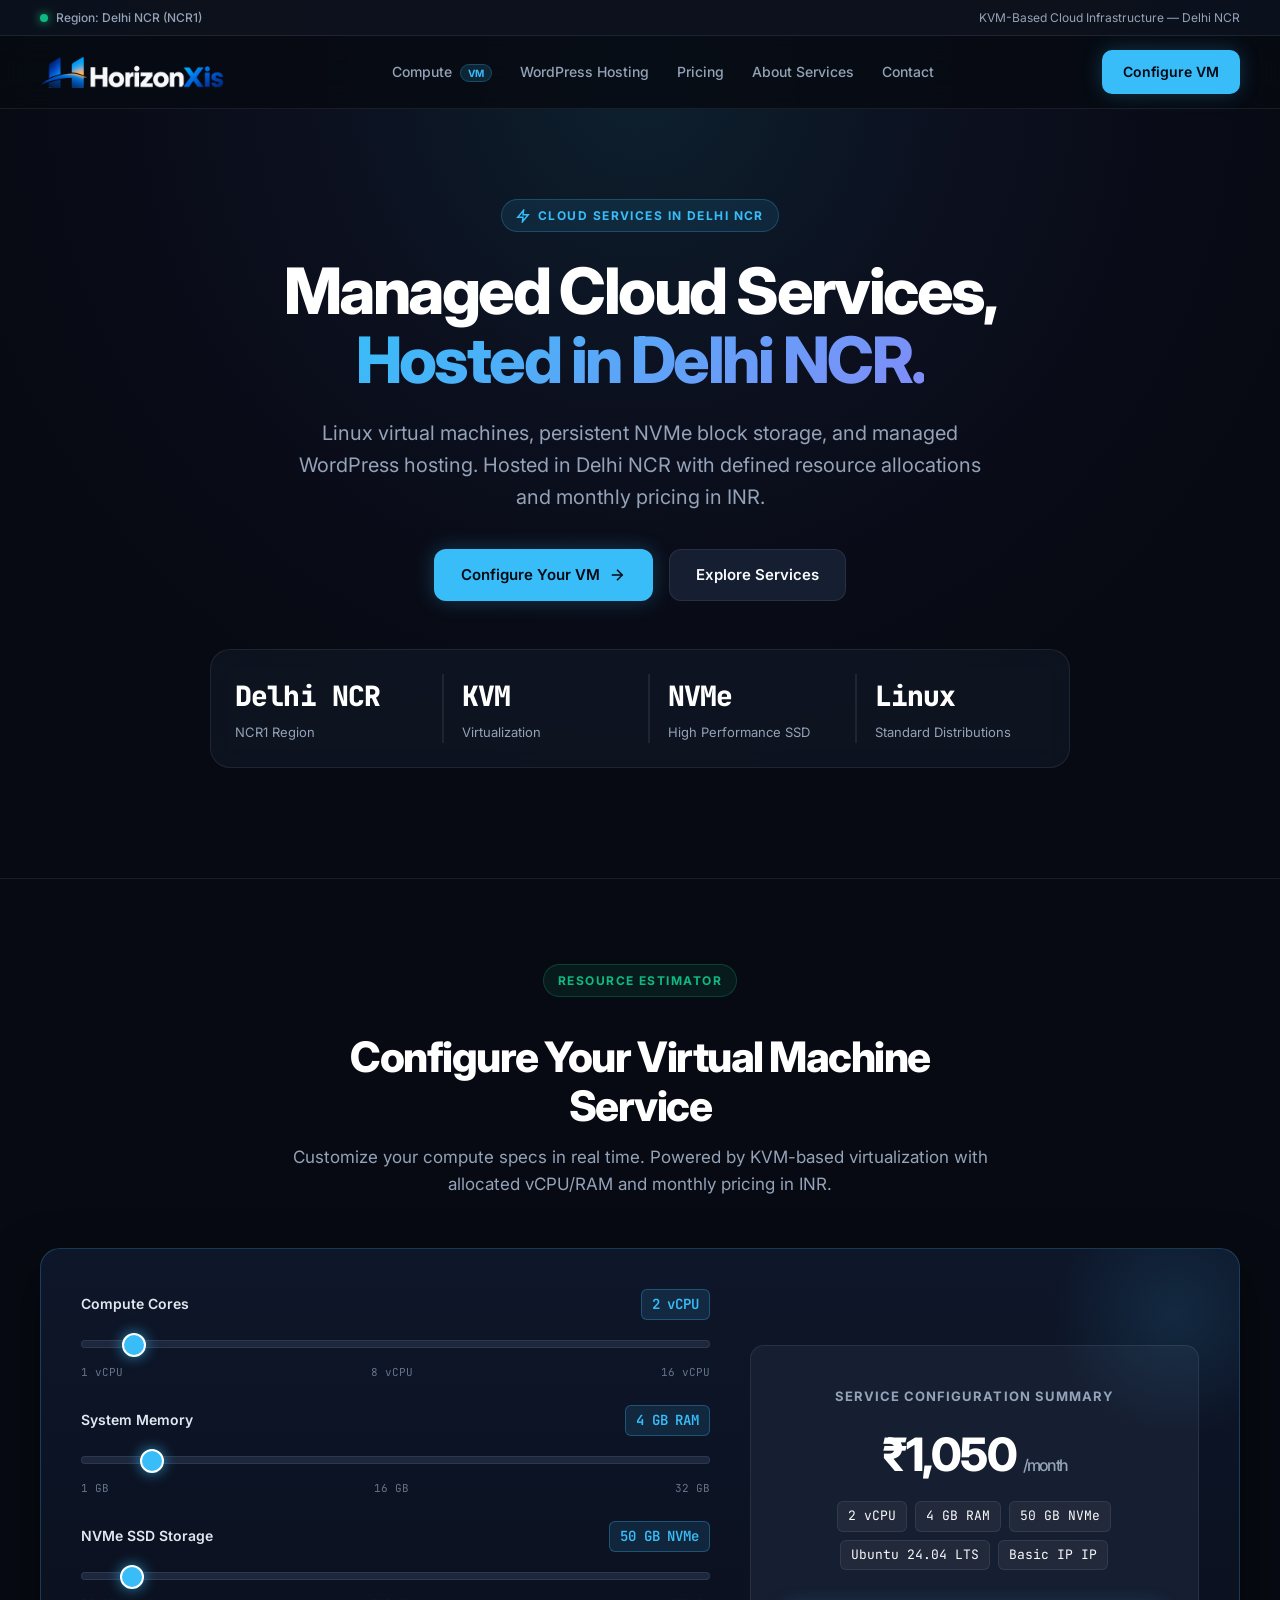
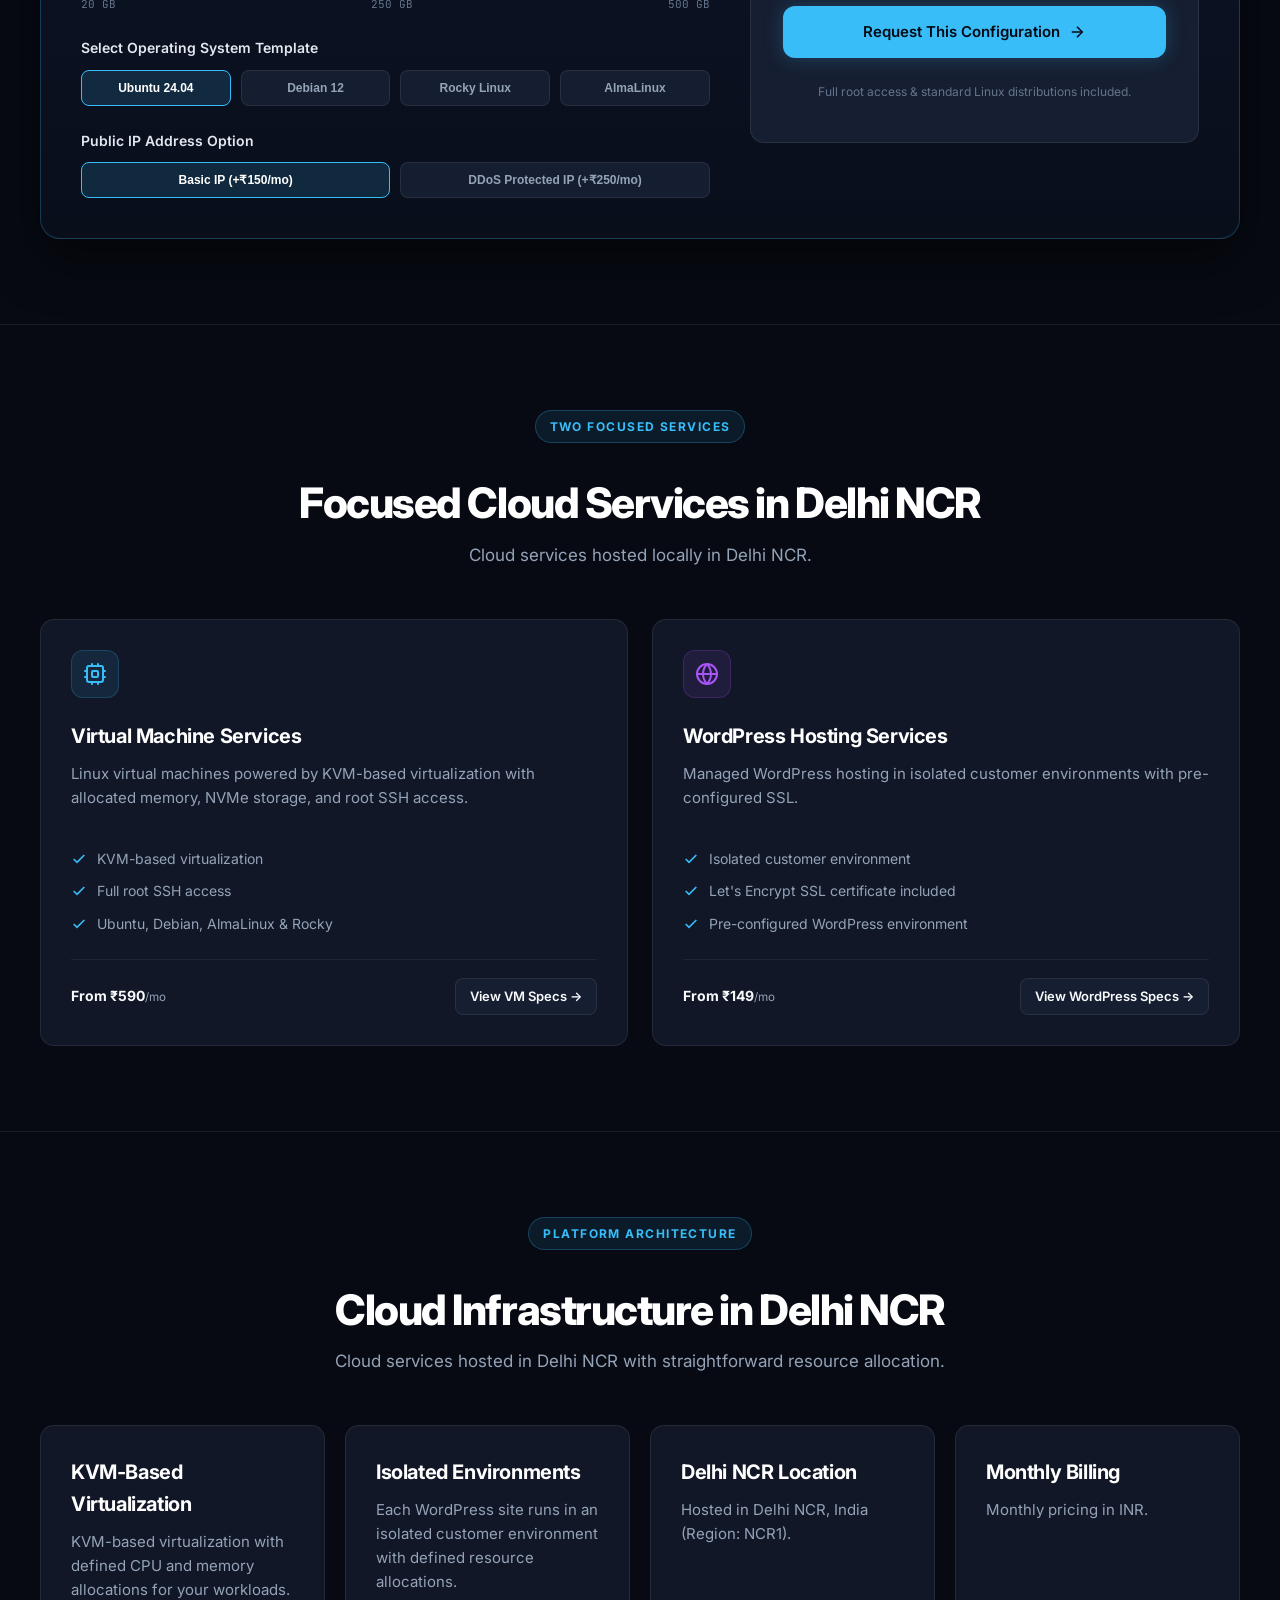
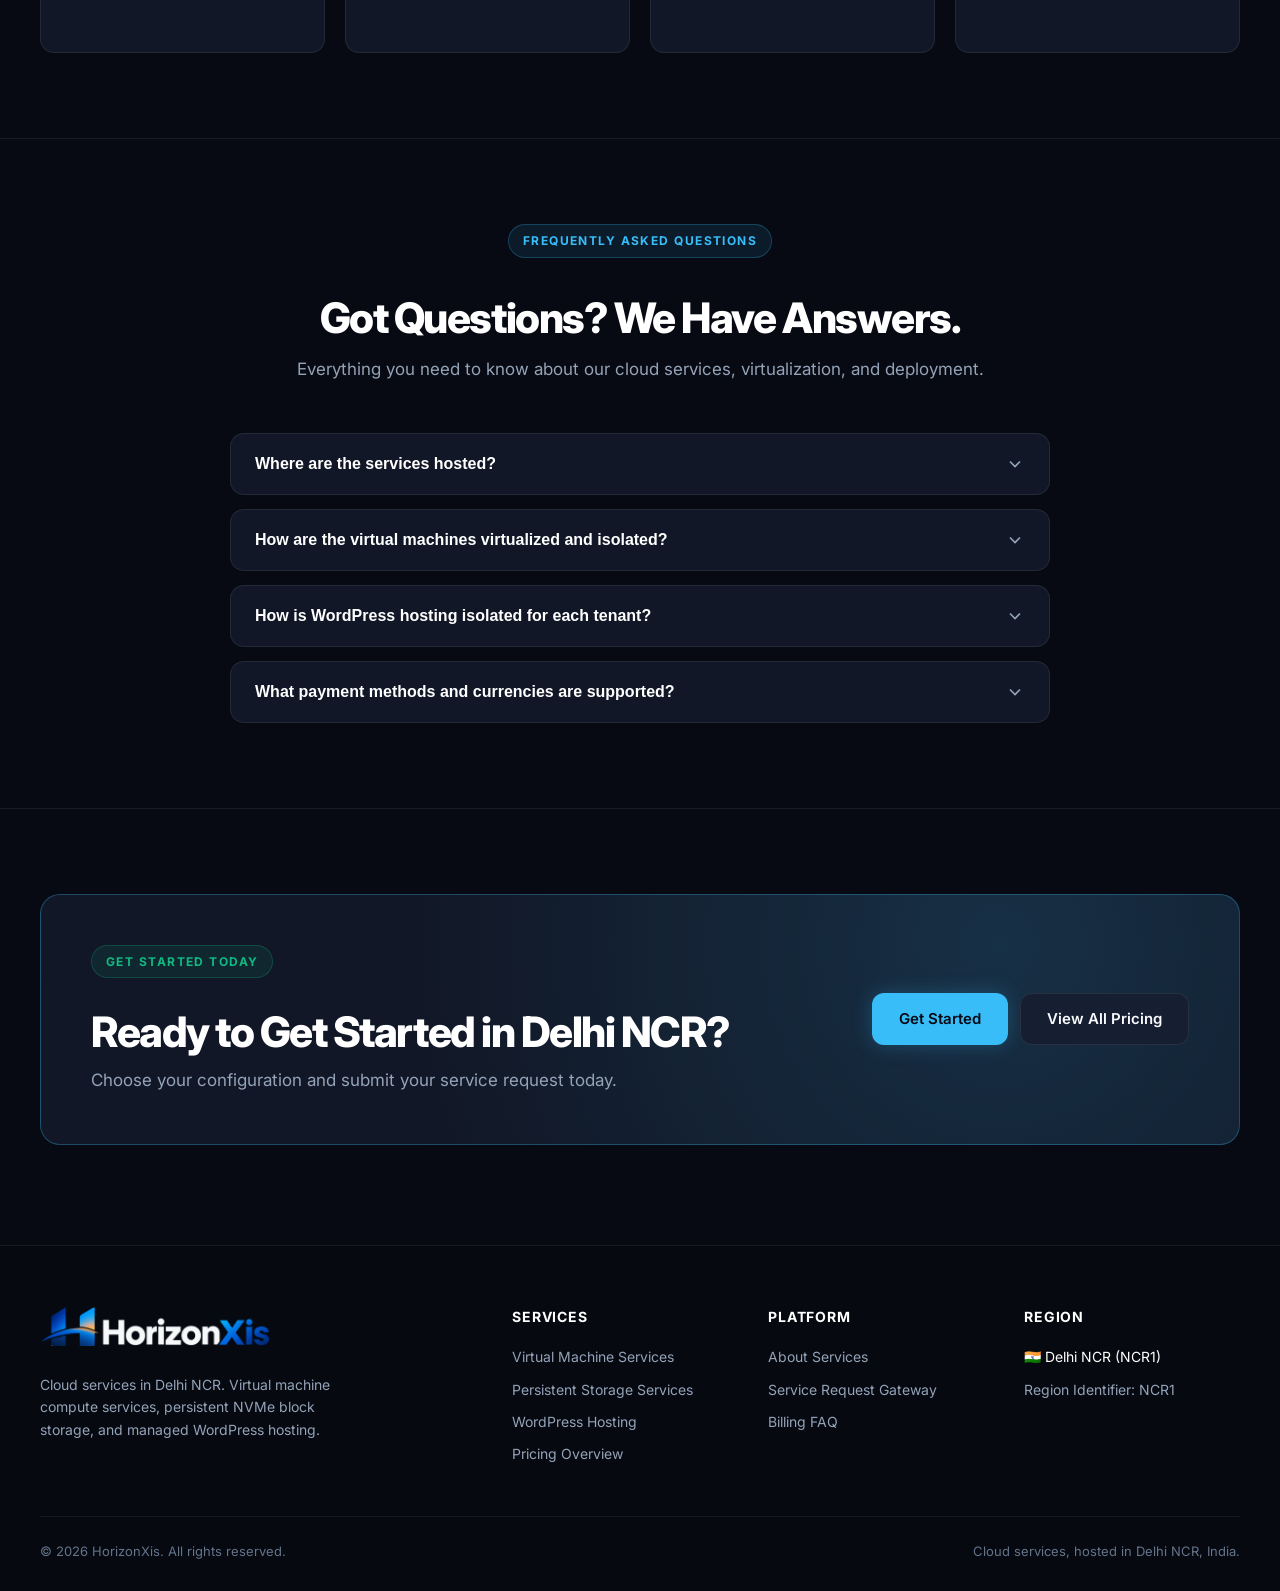
<file: index.html>
<!doctype html>
<html lang="en">
<head>
  <meta charset="utf-8">
  <meta name="viewport" content="width=device-width, initial-scale=1">
  <title>Cloud Services | Linux VMs & WordPress Hosting in Delhi NCR</title>
  <meta name="description" content="Cloud services in Delhi NCR. Linux virtual machines and managed WordPress hosting.">
  <link rel="stylesheet" href="assets/css/style.css">
</head>
<body>

  <!-- Top System Status Strip -->
  <div class="status-bar">
    <div class="container status-bar-inner">
      <div class="status-pill">
        <span class="status-dot"></span>
        <span>Region: Delhi NCR (NCR1)</span>
      </div>
      <div>KVM-Based Cloud Infrastructure — Delhi NCR</div>
    </div>
  </div>

  <!-- Header Navigation -->
  <header class="nav">
    <div class="container nav-inner">
      <a class="brand" href="index.html">
        <img src="assets/logo-dark-theme.png" alt="HorizonXis" class="brand-logo-img">
      </a>

      <nav class="nav-links">
        <a href="compute.html" class="nav-link">Compute <span class="nav-badge">VM</span></a>
        <a href="hosting.html" class="nav-link">WordPress Hosting</a>
        <a href="pricing.html" class="nav-link">Pricing</a>
        <a href="about.html" class="nav-link">About Services</a>
        <a href="contact.html" class="nav-link">Contact</a>
      </nav>

      <div class="nav-actions">
        <a class="btn btn-primary" href="#configurator">Configure VM</a>
        <button class="mobile-toggle" aria-label="Open Navigation Menu">
          <svg width="22" height="22" viewBox="0 0 24 24" fill="none" stroke="currentColor" stroke-width="2">
            <line x1="4" x2="20" y1="12" y2="12"></line>
            <line x1="4" x2="20" y1="6" y2="6"></line>
            <line x1="4" x2="20" y1="18" y2="18"></line>
          </svg>
        </button>
      </div>
    </div>
  </header>

  <!-- Mobile Drawer -->
  <div class="mobile-drawer">
    <div class="mobile-drawer-header">
      <a class="brand" href="index.html">
        <img src="assets/logo-dark-theme.png" alt="HorizonXis" class="brand-logo-img">
      </a>
      <button class="mobile-drawer-close" aria-label="Close menu">
        <svg width="24" height="24" viewBox="0 0 24 24" fill="none" stroke="currentColor" stroke-width="2">
          <line x1="18" y1="6" x2="6" y2="18"></line>
          <line x1="6" y1="6" x2="18" y2="18"></line>
        </svg>
      </button>
    </div>
    <div class="mobile-drawer-links">
      <a href="compute.html">Virtual Machine Services</a>
      <a href="hosting.html">Managed WordPress Hosting</a>
      <a href="hosting.html">Managed WordPress Hosting</a>
      <a href="pricing.html">Pricing Overview</a>
      <a href="about.html">About Services</a>
      <a href="contact.html">Request / Contact</a>
    </div>
    <div style="margin-top:auto;">
      <a class="btn btn-primary" style="width:100%;" href="contact.html">Get Started</a>
    </div>
  </div>
  <div class="drawer-backdrop"></div>

  <!-- Hero Section -->
  <main>
    <section class="hero">
      <div class="container hero-content">
        <div class="eyebrow">
          <svg width="14" height="14" viewBox="0 0 24 24" fill="none" stroke="currentColor" stroke-width="2.5">
            <polygon points="13 2 3 14 12 14 11 22 21 10 12 10 13 2"></polygon>
          </svg>
          Cloud Services in Delhi NCR
        </div>
        <h1>Managed Cloud Services, <span class="gradient-text">Hosted in Delhi NCR.</span></h1>
        <p class="hero-desc">Linux virtual machines, persistent NVMe block storage, and managed WordPress hosting. Hosted in Delhi NCR with defined resource allocations and monthly pricing in INR.</p>
        
        <div class="hero-actions">
          <a class="btn btn-primary btn-lg" href="#configurator">
            Configure Your VM
            <svg width="18" height="18" viewBox="0 0 24 24" fill="none" stroke="currentColor" stroke-width="2">
              <path d="M5 12h14"></path>
              <path d="m12 5 7 7-7 7"></path>
            </svg>
          </a>
          <a class="btn btn-secondary btn-lg" href="#services">Explore Services</a>
        </div>

        <!-- Metrics Strip -->
        <div class="metrics-strip">
          <div class="metric-item">
            <div class="metric-val">Delhi NCR</div>
            <div class="metric-label">NCR1 Region</div>
          </div>
          <div class="metric-item">
            <div class="metric-val">KVM</div>
            <div class="metric-label">Virtualization</div>
          </div>
          <div class="metric-item">
            <div class="metric-val">NVMe</div>
            <div class="metric-label">High Performance SSD</div>
          </div>
          <div class="metric-item">
            <div class="metric-val">Linux</div>
            <div class="metric-label">Standard Distributions</div>
          </div>
        </div>
      </div>
    </section>

    <!-- Interactive Configurator Section -->
    <section class="section" id="configurator">
      <div class="container">
        <div class="section-head">
          <div class="eyebrow eyebrow-emerald">Resource Estimator</div>
          <h2>Configure Your Virtual Machine Service</h2>
          <p class="section-sub">Customize your compute specs in real time. Powered by KVM-based virtualization with allocated vCPU/RAM and monthly pricing in INR.</p>
        </div>

        <div class="configurator-wrapper">
          <div class="configurator-grid">
            <div class="config-controls">
              <!-- Mobile Live Price Banner (Visible on mobile/tablet) -->
              <div class="mobile-price-banner">
                <div class="mobile-price-top">
                  <span class="mobile-price-label">Estimated Price</span>
                  <a class="btn btn-primary btn-sm" href="contact.html" id="cfg-deploy-btn-mobile">
                    Request
                    <svg width="14" height="14" viewBox="0 0 24 24" fill="none" stroke="currentColor" stroke-width="2.2"><path d="M5 12h14"></path><path d="m12 5 7 7-7 7"></path></svg>
                  </a>
                </div>
                <div class="mobile-price-amount">
                  <span id="cfg-price-mo-mobile">₹1,140</span><small>/mo</small>
                </div>
              </div>

              <!-- vCPU Slider -->
              <div class="slider-group">
                <div class="slider-header">
                  <span>Compute Cores</span>
                  <span class="slider-value-badge" id="cfg-cpu-val">2 vCPU</span>
                </div>
                <input type="range" class="custom-range" id="cfg-cpu" min="1" max="16" step="1" value="2" aria-label="Compute Cores">
                <div class="slider-scale">
                  <span>1 vCPU</span>
                  <span>8 vCPU</span>
                  <span>16 vCPU</span>
                </div>
              </div>

              <!-- RAM Slider -->
              <div class="slider-group">
                <div class="slider-header">
                  <span>System Memory</span>
                  <span class="slider-value-badge" id="cfg-ram-val">4 GB RAM</span>
                </div>
                <input type="range" class="custom-range" id="cfg-ram" min="1" max="32" step="1" value="4" aria-label="System Memory">
                <div class="slider-scale">
                  <span>1 GB</span>
                  <span>16 GB</span>
                  <span>32 GB</span>
                </div>
              </div>

              <!-- NVMe Disk Slider -->
              <div class="slider-group">
                <div class="slider-header">
                  <span>NVMe SSD Storage</span>
                  <span class="slider-value-badge" id="cfg-disk-val">50 GB NVMe</span>
                </div>
                <input type="range" class="custom-range" id="cfg-disk" min="20" max="500" step="10" value="50" aria-label="NVMe SSD Storage">
                <div class="slider-scale">
                  <span>20 GB</span>
                  <span>250 GB</span>
                  <span>500 GB</span>
                </div>
              </div>

              <!-- OS Distribution Selection -->
              <div class="slider-group">
                <div class="slider-header">
                  <span>Select Operating System Template</span>
                </div>
                <div class="os-selector-grid">
                  <button type="button" class="os-btn active" data-os="Ubuntu 24.04 LTS">Ubuntu 24.04</button>
                  <button type="button" class="os-btn" data-os="Debian 12 Bookworm">Debian 12</button>
                  <button type="button" class="os-btn" data-os="Rocky Linux 9">Rocky Linux</button>
                  <button type="button" class="os-btn" data-os="AlmaLinux 9">AlmaLinux</button>
                </div>
              </div>

              <!-- Public IP Type Selection -->
              <div class="slider-group" style="margin-bottom:0;">
                <div class="slider-header">
                  <span>Public IP Address Option</span>
                </div>
                <div class="ip-selector-grid">
                  <button type="button" class="ip-btn active" data-ip-type="Basic" data-ip-cost="150">Basic IP (+₹150/mo)</button>
                  <button type="button" class="ip-btn" data-ip-type="DDoS Protected" data-ip-cost="250">DDoS Protected IP (+₹250/mo)</button>
                </div>
              </div>
            </div>

            <!-- Price & Summary Card -->
            <div class="config-summary-card">
              <div class="config-summary-title">Service Configuration Summary</div>
              <div class="config-summary-price">
                <span id="cfg-price-mo">₹730</span>
                <small>/month</small>
              </div>

              <div class="config-spec-pills">
                <span class="config-pill" id="pill-cpu">2 vCPU</span>
                <span class="config-pill" id="pill-ram">4 GB RAM</span>
                <span class="config-pill" id="pill-disk">50 GB NVMe</span>
                <span class="config-pill" id="pill-os">Ubuntu 24.04 LTS</span>
                <span class="config-pill" id="pill-ip">Basic IP</span>
              </div>

              <a id="cfg-deploy-btn" class="btn btn-primary btn-lg" style="margin-top:12px;" href="contact.html">
                Request This Configuration
                <svg width="18" height="18" viewBox="0 0 24 24" fill="none" stroke="currentColor" stroke-width="2">
                  <path d="M5 12h14"></path>
                  <path d="m12 5 7 7-7 7"></path>
                </svg>
              </a>
              <span style="font-size:12px;color:var(--text-dim);">Full root access & standard Linux distributions included.</span>
            </div>
          </div>
        </div>
      </div>
    </section>

    <!-- Core Services Section -->
    <section class="section" id="services">
      <div class="container">
        <div class="section-head">
          <div class="eyebrow">Two Focused Services</div>
          <h2>Focused Cloud Services in Delhi NCR</h2>
          <p class="section-sub">Cloud services hosted locally in Delhi NCR.</p>
        </div>

        <div class="grid-2">
          <!-- Compute Card -->
          <div class="card">
            <div class="card-icon">
              <svg width="24" height="24" viewBox="0 0 24 24" fill="none" stroke="currentColor" stroke-width="2" stroke-linecap="round" stroke-linejoin="round">
                <rect width="16" height="16" x="4" y="4" rx="2"></rect>
                <rect width="6" height="6" x="9" y="9" rx="1"></rect>
                <path d="M15 2v2"></path>
                <path d="M15 20v2"></path>
                <path d="M2 15h2"></path>
                <path d="M2 9h2"></path>
                <path d="M20 15h2"></path>
                <path d="M20 9h2"></path>
                <path d="M9 2v2"></path>
                <path d="M9 20v2"></path>
              </svg>
            </div>
            <h3>Virtual Machine Services</h3>
            <p>Linux virtual machines powered by KVM-based virtualization with allocated memory, NVMe storage, and root SSH access.</p>
            <ul class="feature-list">
              <li>
                <svg width="16" height="16" viewBox="0 0 24 24" fill="none" stroke="currentColor" stroke-width="2.5"><polyline points="20 6 9 17 4 12"></polyline></svg>
                KVM-based virtualization
              </li>
              <li>
                <svg width="16" height="16" viewBox="0 0 24 24" fill="none" stroke="currentColor" stroke-width="2.5"><polyline points="20 6 9 17 4 12"></polyline></svg>
                Full root SSH access
              </li>
              <li>
                <svg width="16" height="16" viewBox="0 0 24 24" fill="none" stroke="currentColor" stroke-width="2.5"><polyline points="20 6 9 17 4 12"></polyline></svg>
                Ubuntu, Debian, AlmaLinux & Rocky
              </li>
            </ul>
            <div class="card-footer">
              <span style="font-size:14px;color:var(--text);font-weight:700;">From ₹590<small style="color:var(--text-muted);font-weight:400;">/mo</small></span>
              <a class="btn btn-secondary btn-sm" href="compute.html">View VM Specs →</a>
            </div>
          </div>

          <!-- Hosting Card -->
          <div class="card">
            <div class="card-icon violet">
              <svg width="24" height="24" viewBox="0 0 24 24" fill="none" stroke="currentColor" stroke-width="2" stroke-linecap="round" stroke-linejoin="round">
                <circle cx="12" cy="12" r="10"></circle>
                <line x1="2" x2="22" y1="12" y2="12"></line>
                <path d="M12 2a15.3 15.3 0 0 1 4 10 15.3 15.3 0 0 1-4 10 15.3 15.3 0 0 1-4-10 15.3 15.3 0 0 1 4-10z"></path>
              </svg>
            </div>
            <h3>WordPress Hosting Services</h3>
            <p>Managed WordPress hosting in isolated customer environments with pre-configured SSL.</p>
            <ul class="feature-list">
              <li>
                <svg width="16" height="16" viewBox="0 0 24 24" fill="none" stroke="currentColor" stroke-width="2.5"><polyline points="20 6 9 17 4 12"></polyline></svg>
                Isolated customer environment
              </li>
              <li>
                <svg width="16" height="16" viewBox="0 0 24 24" fill="none" stroke="currentColor" stroke-width="2.5"><polyline points="20 6 9 17 4 12"></polyline></svg>
                Let's Encrypt SSL certificate included
              </li>
              <li>
                <svg width="16" height="16" viewBox="0 0 24 24" fill="none" stroke="currentColor" stroke-width="2.5"><polyline points="20 6 9 17 4 12"></polyline></svg>
                Pre-configured WordPress environment
              </li>
            </ul>
            <div class="card-footer">
              <span style="font-size:14px;color:var(--text);font-weight:700;">From ₹149<small style="color:var(--text-muted);font-weight:400;">/mo</small></span>
              <a class="btn btn-secondary btn-sm" href="hosting.html">View WordPress Specs →</a>
            </div>
          </div>
        </div>
      </div>
    </section>

    <!-- Platform Highlights -->
    <section class="section">
      <div class="container">
        <div class="section-head">
          <div class="eyebrow">Platform Architecture</div>
          <h2>Cloud Infrastructure in Delhi NCR</h2>
          <p class="section-sub">Cloud services hosted in Delhi NCR with straightforward resource allocation.</p>
        </div>

        <div class="grid-4">
          <div class="card">
            <h3>KVM-Based Virtualization</h3>
            <p>KVM-based virtualization with defined CPU and memory allocations for your workloads.</p>
          </div>
          <div class="card">
            <h3>Isolated Environments</h3>
            <p>Each WordPress site runs in an isolated customer environment with defined resource allocations.</p>
          </div>
          <div class="card">
            <h3>Delhi NCR Location</h3>
            <p>Hosted in Delhi NCR, India (Region: NCR1).</p>
          </div>
          <div class="card">
            <h3>Monthly Billing</h3>
            <p>Monthly pricing in INR.</p>
          </div>
        </div>
      </div>
    </section>

    <!-- FAQ Section -->
    <section class="section">
      <div class="container">
        <div class="section-head">
          <div class="eyebrow">Frequently Asked Questions</div>
          <h2>Got Questions? We Have Answers.</h2>
          <p class="section-sub">Everything you need to know about our cloud services, virtualization, and deployment.</p>
        </div>

        <div class="faq-grid">
          <div class="faq-item">
            <button class="faq-question">
              <span>Where are the services hosted?</span>
              <svg class="faq-chevron" width="20" height="20" viewBox="0 0 24 24" fill="none" stroke="currentColor" stroke-width="2">
                <polyline points="6 9 12 15 18 9"></polyline>
              </svg>
            </button>
            <div class="faq-answer">
              All services are hosted in Delhi NCR, India (Region: NCR1).
            </div>
          </div>

          <div class="faq-item">
            <button class="faq-question">
              <span>How are the virtual machines virtualized and isolated?</span>
              <svg class="faq-chevron" width="20" height="20" viewBox="0 0 24 24" fill="none" stroke="currentColor" stroke-width="2">
                <polyline points="6 9 12 15 18 9"></polyline>
              </svg>
            </button>
            <div class="faq-answer">
              We utilize KVM-based virtualization. Each virtual machine receives defined vCPU, memory, and NVMe storage allocations.
            </div>
          </div>

          <div class="faq-item">
            <button class="faq-question">
              <span>How is WordPress hosting isolated for each tenant?</span>
              <svg class="faq-chevron" width="20" height="20" viewBox="0 0 24 24" fill="none" stroke="currentColor" stroke-width="2">
                <polyline points="6 9 12 15 18 9"></polyline>
              </svg>
            </button>
            <div class="faq-answer">
              Rather than traditional shared hosting where multiple sites share a single process, each WordPress customer receives an isolated customer environment with defined resource allocations and pre-configured SSL.
            </div>
          </div>

          <div class="faq-item">
            <button class="faq-question">
              <span>What payment methods and currencies are supported?</span>
              <svg class="faq-chevron" width="20" height="20" viewBox="0 0 24 24" fill="none" stroke="currentColor" stroke-width="2">
                <polyline points="6 9 12 15 18 9"></polyline>
              </svg>
            </button>
            <div class="faq-answer">
              All pricing is listed in Indian Rupees (₹ INR). We support UPI, domestic credit/debit cards, and NetBanking.
            </div>
          </div>
        </div>
      </div>
    </section>

    <!-- Global CTA Banner -->
    <section class="section" style="padding-bottom:100px;">
      <div class="container">
        <div class="cta-banner">
          <div>
            <div class="eyebrow eyebrow-emerald">Get Started Today</div>
            <h2>Ready to Get Started in Delhi NCR?</h2>
            <p class="section-sub">Choose your configuration and submit your service request today.</p>
          </div>
          <div style="display:flex;gap:12px;flex-wrap:wrap;">
            <a class="btn btn-primary btn-lg" href="contact.html">Get Started</a>
            <a class="btn btn-secondary btn-lg" href="pricing.html">View All Pricing</a>
          </div>
        </div>
      </div>
    </section>
  </main>

  <!-- Footer -->
  <footer class="footer">
    <div class="container">
      <div class="footer-grid">
        <div class="footer-brand">
          <a class="brand" href="index.html">
            <img src="assets/logo-dark-theme.png" alt="HorizonXis" class="footer-logo-img">
          </a>
          <p>Cloud services in Delhi NCR. Virtual machine compute services, persistent NVMe block storage, and managed WordPress hosting.</p>
        </div>

        <div class="footer-col">
          <h4>Services</h4>
          <ul class="footer-links">
            <li><a href="compute.html">Virtual Machine Services</a></li>
            <li><a href="contact.html?service=Persistent+Storage+Service">Persistent Storage Services</a></li>
            <li><a href="hosting.html">WordPress Hosting</a></li>
            <li><a href="pricing.html">Pricing Overview</a></li>
          </ul>
        </div>

        <div class="footer-col">
          <h4>Platform</h4>
          <ul class="footer-links">
            <li><a href="about.html">About Services</a></li>
            <li><a href="contact.html">Service Request Gateway</a></li>
            <li><a href="pricing.html#faq">Billing FAQ</a></li>
          </ul>
        </div>

        <div class="footer-col">
          <h4>Region</h4>
          <ul class="footer-links">
            <li><span style="color:#fff;">🇮🇳 Delhi NCR (NCR1)</span></li>
            <li><span>Region Identifier: NCR1</span></li>
          </ul>
        </div>
      </div>

      <div class="footer-bottom">
        <div>© 2026 HorizonXis. All rights reserved.</div>
        <div>Cloud services, hosted in Delhi NCR, India.</div>
      </div>
    </div>
  </footer>

  <script src="assets/js/main.js"></script>
</body>
</html>
</file>
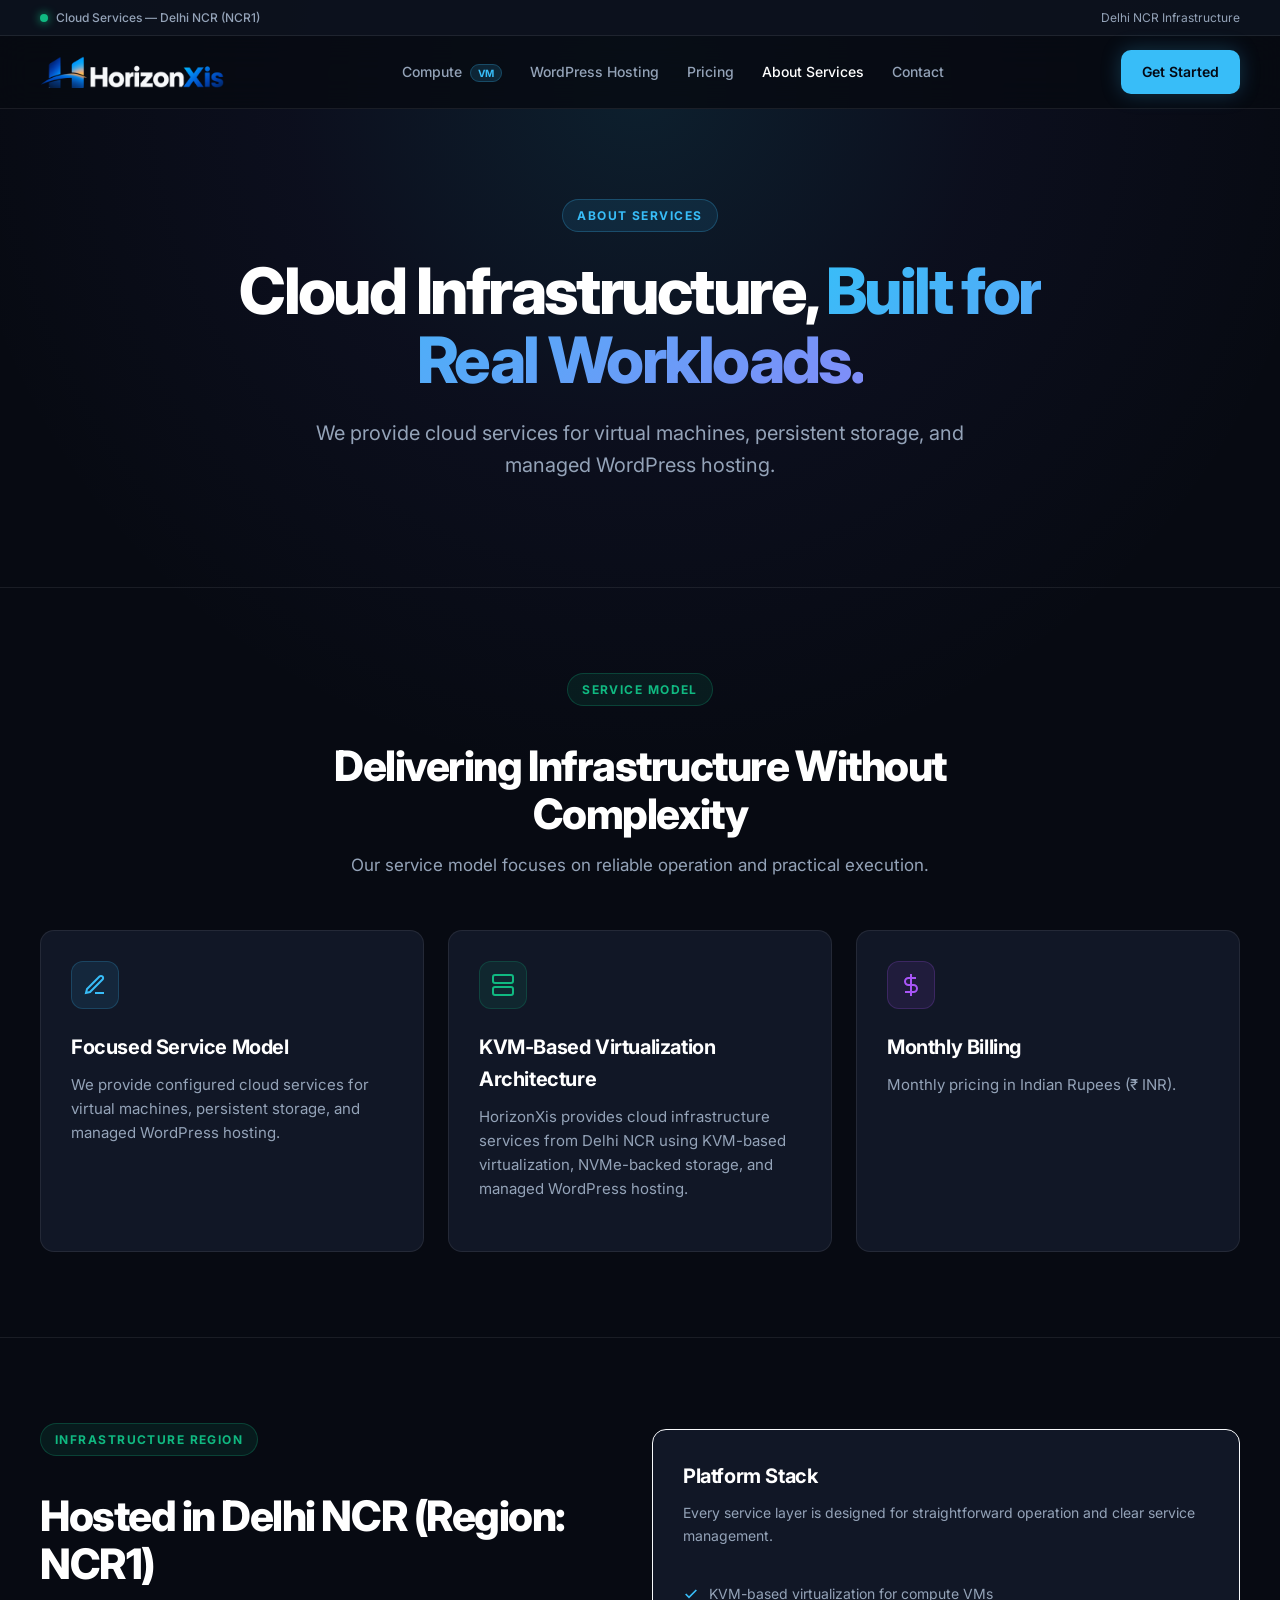
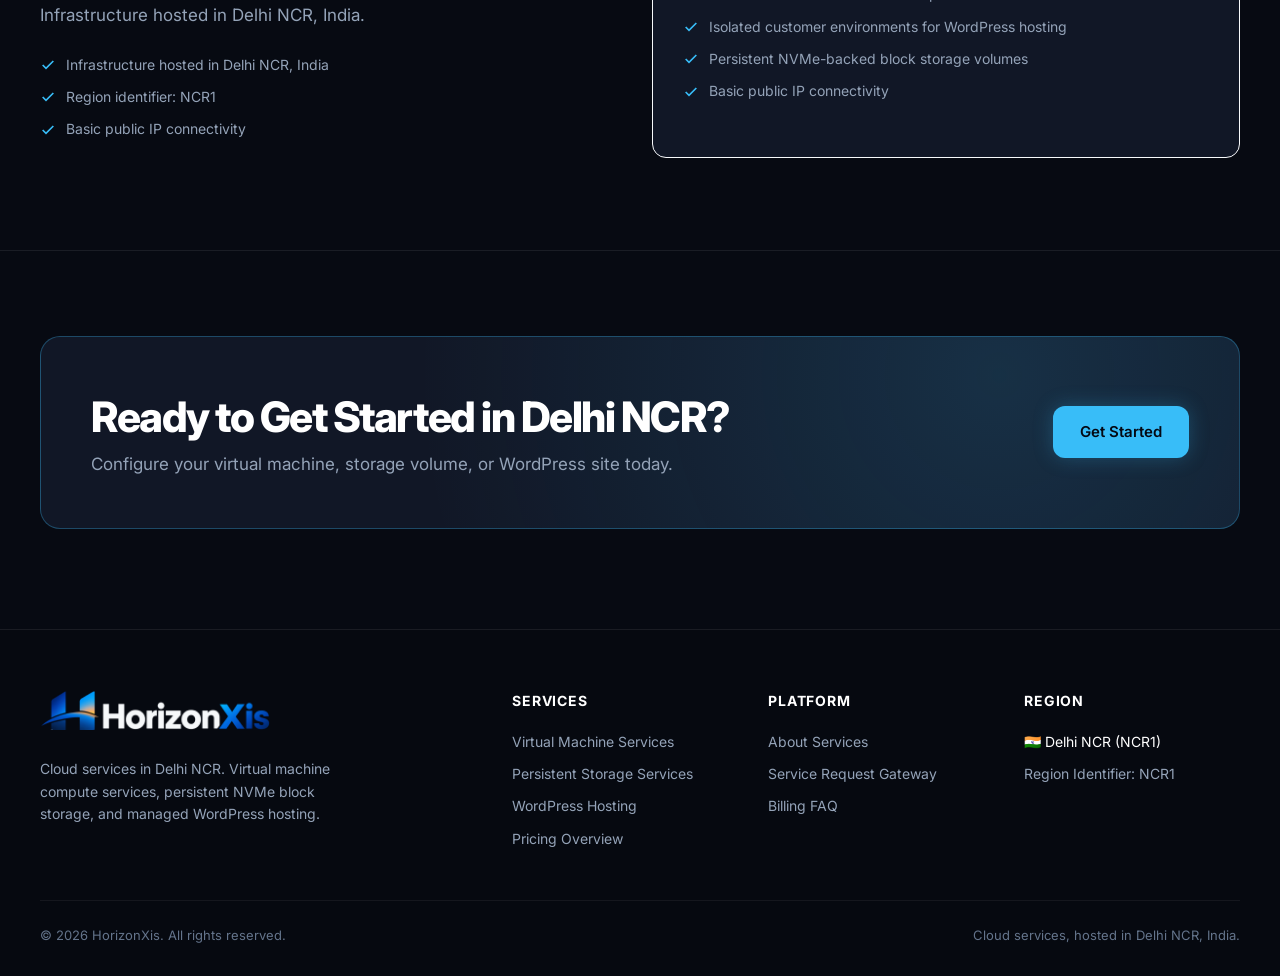
<file: about.html>
<!doctype html>
<html lang="en">
<head>
  <meta charset="utf-8">
  <meta name="viewport" content="width=device-width, initial-scale=1">
  <title>About Our Services | Cloud Services in Delhi NCR</title>
  <meta name="description" content="Cloud services delivered in Delhi NCR. Powered by KVM-based virtualization. Focused on virtual machines, persistent block storage, and managed WordPress hosting.">
  <link rel="stylesheet" href="assets/css/style.css">
</head>
<body>

  <!-- Top System Status Strip -->
  <div class="status-bar">
    <div class="container status-bar-inner">
      <div class="status-pill">
        <span class="status-dot"></span>
        <span>Cloud Services — Delhi NCR (NCR1)</span>
      </div>
      <div>Delhi NCR Infrastructure</div>
    </div>
  </div>

  <!-- Header Navigation -->
  <header class="nav">
    <div class="container nav-inner">
      <a class="brand" href="index.html">
        <img src="assets/logo-dark-theme.png" alt="HorizonXis" class="brand-logo-img">
      </a>

      <nav class="nav-links">
        <a href="compute.html" class="nav-link">Compute <span class="nav-badge">VM</span></a>
        <a href="hosting.html" class="nav-link">WordPress Hosting</a>
        <a href="pricing.html" class="nav-link">Pricing</a>
        <a href="about.html" class="nav-link active">About Services</a>
        <a href="contact.html" class="nav-link">Contact</a>
      </nav>

      <div class="nav-actions">
        <a class="btn btn-primary" href="contact.html">Get Started</a>
        <button class="mobile-toggle" aria-label="Open Navigation Menu">
          <svg width="22" height="22" viewBox="0 0 24 24" fill="none" stroke="currentColor" stroke-width="2">
            <line x1="4" x2="20" y1="12" y2="12"></line>
            <line x1="4" x2="20" y1="6" y2="6"></line>
            <line x1="4" x2="20" y1="18" y2="18"></line>
          </svg>
        </button>
      </div>
    </div>
  </header>

  <!-- Mobile Drawer -->
  <div class="mobile-drawer">
    <div class="mobile-drawer-header">
      <a class="brand" href="index.html">
        <img src="assets/logo-dark-theme.png" alt="HorizonXis" class="brand-logo-img">
      </a>
      <button class="mobile-drawer-close" aria-label="Close menu">
        <svg width="24" height="24" viewBox="0 0 24 24" fill="none" stroke="currentColor" stroke-width="2">
          <line x1="18" y1="6" x2="6" y2="18"></line>
          <line x1="6" y1="6" x2="18" y2="18"></line>
        </svg>
      </button>
    </div>
    <div class="mobile-drawer-links">
      <a href="compute.html">Virtual Machine Services</a>
      <a href="hosting.html">Managed WordPress Hosting</a>
      <a href="hosting.html">Managed WordPress Hosting</a>
      <a href="pricing.html">Pricing Overview</a>
      <a href="about.html" style="color:#fff;">About Services</a>
      <a href="contact.html">Request / Contact</a>
    </div>
    <div style="margin-top:auto;">
      <a class="btn btn-primary" style="width:100%;" href="contact.html">Get Started</a>
    </div>
  </div>
  <div class="drawer-backdrop"></div>

  <main>
    <!-- Hero -->
    <section class="hero">
      <div class="container hero-content">
        <div class="eyebrow">About Services</div>
        <h1>Cloud Infrastructure, <span class="gradient-text">Built for Real Workloads.</span></h1>
        <p class="hero-desc">We provide cloud services for virtual machines, persistent storage, and managed WordPress hosting.</p>
      </div>
    </section>

    <!-- Service Philosophy -->
    <section class="section">
      <div class="container">
        <div class="section-head">
          <div class="eyebrow eyebrow-emerald">Service Model</div>
          <h2>Delivering Infrastructure Without Complexity</h2>
          <p class="section-sub">Our service model focuses on reliable operation and practical execution.</p>
        </div>

        <div class="grid-3">
          <div class="card">
            <div class="card-icon">
              <svg width="24" height="24" viewBox="0 0 24 24" fill="none" stroke="currentColor" stroke-width="2">
                <path d="M12 20h9"></path>
                <path d="M16.5 3.5a2.121 2.121 0 0 1 3 3L7 19l-4 1 1-4L16.5 3.5z"></path>
              </svg>
            </div>
            <h3>Focused Service Model</h3>
            <p>We provide configured cloud services for virtual machines, persistent storage, and managed WordPress hosting.</p>
          </div>

          <div class="card">
            <div class="card-icon emerald">
              <svg width="24" height="24" viewBox="0 0 24 24" fill="none" stroke="currentColor" stroke-width="2">
                <rect x="2" y="2" width="20" height="8" rx="2" ry="2"></rect>
                <rect x="2" y="14" width="20" height="8" rx="2" ry="2"></rect>
                <line x1="6" y1="6" x2="6.01" y2="6"></line>
                <line x1="6" y1="18" x2="6.01" y2="18"></line>
              </svg>
            </div>
            <h3>KVM-Based Virtualization Architecture</h3>
            <p>HorizonXis provides cloud infrastructure services from Delhi NCR using KVM-based virtualization, NVMe-backed storage, and managed WordPress hosting.</p>
          </div>

          <div class="card">
            <div class="card-icon violet">
              <svg width="24" height="24" viewBox="0 0 24 24" fill="none" stroke="currentColor" stroke-width="2">
                <line x1="12" y1="1" x2="12" y2="23"></line>
                <path d="M17 5H9.5a3.5 3.5 0 0 0 0 7h5a3.5 3.5 0 0 1 0 7H6"></path>
              </svg>
            </div>
            <h3>Monthly Billing</h3>
            <p>Monthly pricing in Indian Rupees (₹ INR).</p>
          </div>
        </div>
      </div>
    </section>

    <!-- Region & Infrastructure -->
    <section class="section">
      <div class="container">
        <div class="grid-2" style="align-items:center;">
          <div>
            <div class="eyebrow eyebrow-emerald">Infrastructure Region</div>
            <h2>Hosted in Delhi NCR (Region: NCR1)</h2>
            <p class="section-sub" style="margin-bottom:24px;">Infrastructure hosted in Delhi NCR, India.</p>
            <ul class="feature-list">
              <li><svg width="16" height="16" viewBox="0 0 24 24" fill="none" stroke="currentColor" stroke-width="2.5"><polyline points="20 6 9 17 4 12"></polyline></svg> Infrastructure hosted in Delhi NCR, India</li>
              <li><svg width="16" height="16" viewBox="0 0 24 24" fill="none" stroke="currentColor" stroke-width="2.5"><polyline points="20 6 9 17 4 12"></polyline></svg> Region identifier: NCR1</li>
              <li><svg width="16" height="16" viewBox="0 0 24 24" fill="none" stroke="currentColor" stroke-width="2.5"><polyline points="20 6 9 17 4 12"></polyline></svg> Basic public IP connectivity</li>
            </ul>
          </div>

          <div class="card" style="border-color:var(--border-accent);">
            <h3>Platform Stack</h3>
            <p style="color:var(--text-muted);font-size:14px;margin-bottom:18px;">Every service layer is designed for straightforward operation and clear service management.</p>
            <ul class="feature-list">
              <li><svg width="16" height="16" viewBox="0 0 24 24" fill="none" stroke="currentColor" stroke-width="2.5"><polyline points="20 6 9 17 4 12"></polyline></svg> KVM-based virtualization for compute VMs</li>
              <li><svg width="16" height="16" viewBox="0 0 24 24" fill="none" stroke="currentColor" stroke-width="2.5"><polyline points="20 6 9 17 4 12"></polyline></svg> Isolated customer environments for WordPress hosting</li>
              <li><svg width="16" height="16" viewBox="0 0 24 24" fill="none" stroke="currentColor" stroke-width="2.5"><polyline points="20 6 9 17 4 12"></polyline></svg> Persistent NVMe-backed block storage volumes</li>
              <li><svg width="16" height="16" viewBox="0 0 24 24" fill="none" stroke="currentColor" stroke-width="2.5"><polyline points="20 6 9 17 4 12"></polyline></svg> Basic public IP connectivity</li>
            </ul>
          </div>
        </div>
      </div>
    </section>

    <!-- CTA -->
    <section class="section" style="padding-bottom:100px;">
      <div class="container">
        <div class="cta-banner">
          <div>
            <h2>Ready to Get Started in Delhi NCR?</h2>
            <p class="section-sub">Configure your virtual machine, storage volume, or WordPress site today.</p>
          </div>
          <a class="btn btn-primary btn-lg" href="contact.html">Get Started</a>
        </div>
      </div>
    </section>
  </main>

  <!-- Footer -->
  <footer class="footer">
    <div class="container">
      <div class="footer-grid">
        <div class="footer-brand">
          <a class="brand" href="index.html">
            <img src="assets/logo-dark-theme.png" alt="HorizonXis" class="footer-logo-img">
          </a>
          <p>Cloud services in Delhi NCR. Virtual machine compute services, persistent NVMe block storage, and managed WordPress hosting.</p>
        </div>

        <div class="footer-col">
          <h4>Services</h4>
          <ul class="footer-links">
            <li><a href="compute.html">Virtual Machine Services</a></li>
            <li><a href="contact.html?service=Persistent+Storage+Service">Persistent Storage Services</a></li>
            <li><a href="hosting.html">WordPress Hosting</a></li>
            <li><a href="pricing.html">Pricing Overview</a></li>
          </ul>
        </div>

        <div class="footer-col">
          <h4>Platform</h4>
          <ul class="footer-links">
            <li><a href="about.html">About Services</a></li>
            <li><a href="contact.html">Service Request Gateway</a></li>
            <li><a href="pricing.html#faq">Billing FAQ</a></li>
          </ul>
        </div>

        <div class="footer-col">
          <h4>Region</h4>
          <ul class="footer-links">
            <li><span style="color:#fff;">🇮🇳 Delhi NCR (NCR1)</span></li>
            <li><span>Region Identifier: NCR1</span></li>
          </ul>
        </div>
      </div>

      <div class="footer-bottom">
        <div>© 2026 HorizonXis. All rights reserved.</div>
        <div>Cloud services, hosted in Delhi NCR, India.</div>
      </div>
    </div>
  </footer>

  <script src="assets/js/main.js"></script>
</body>
</html>
</file>
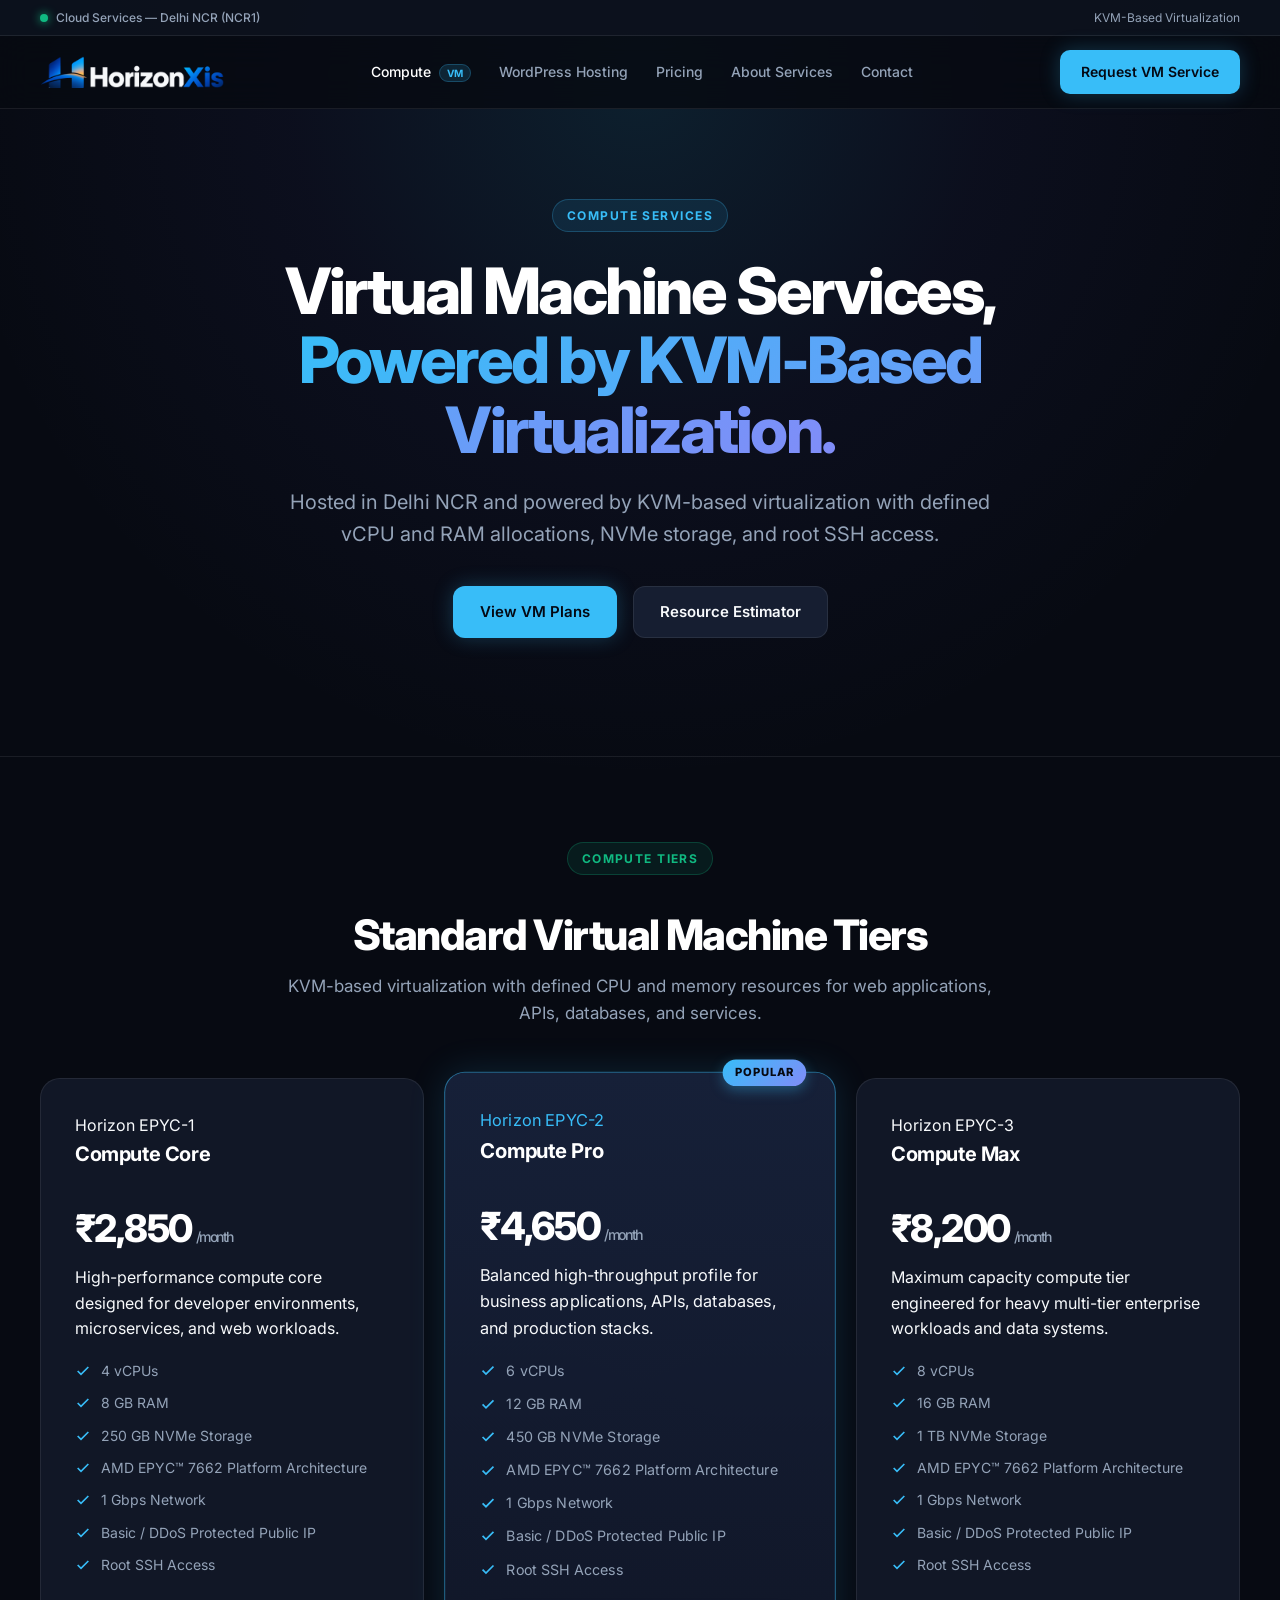
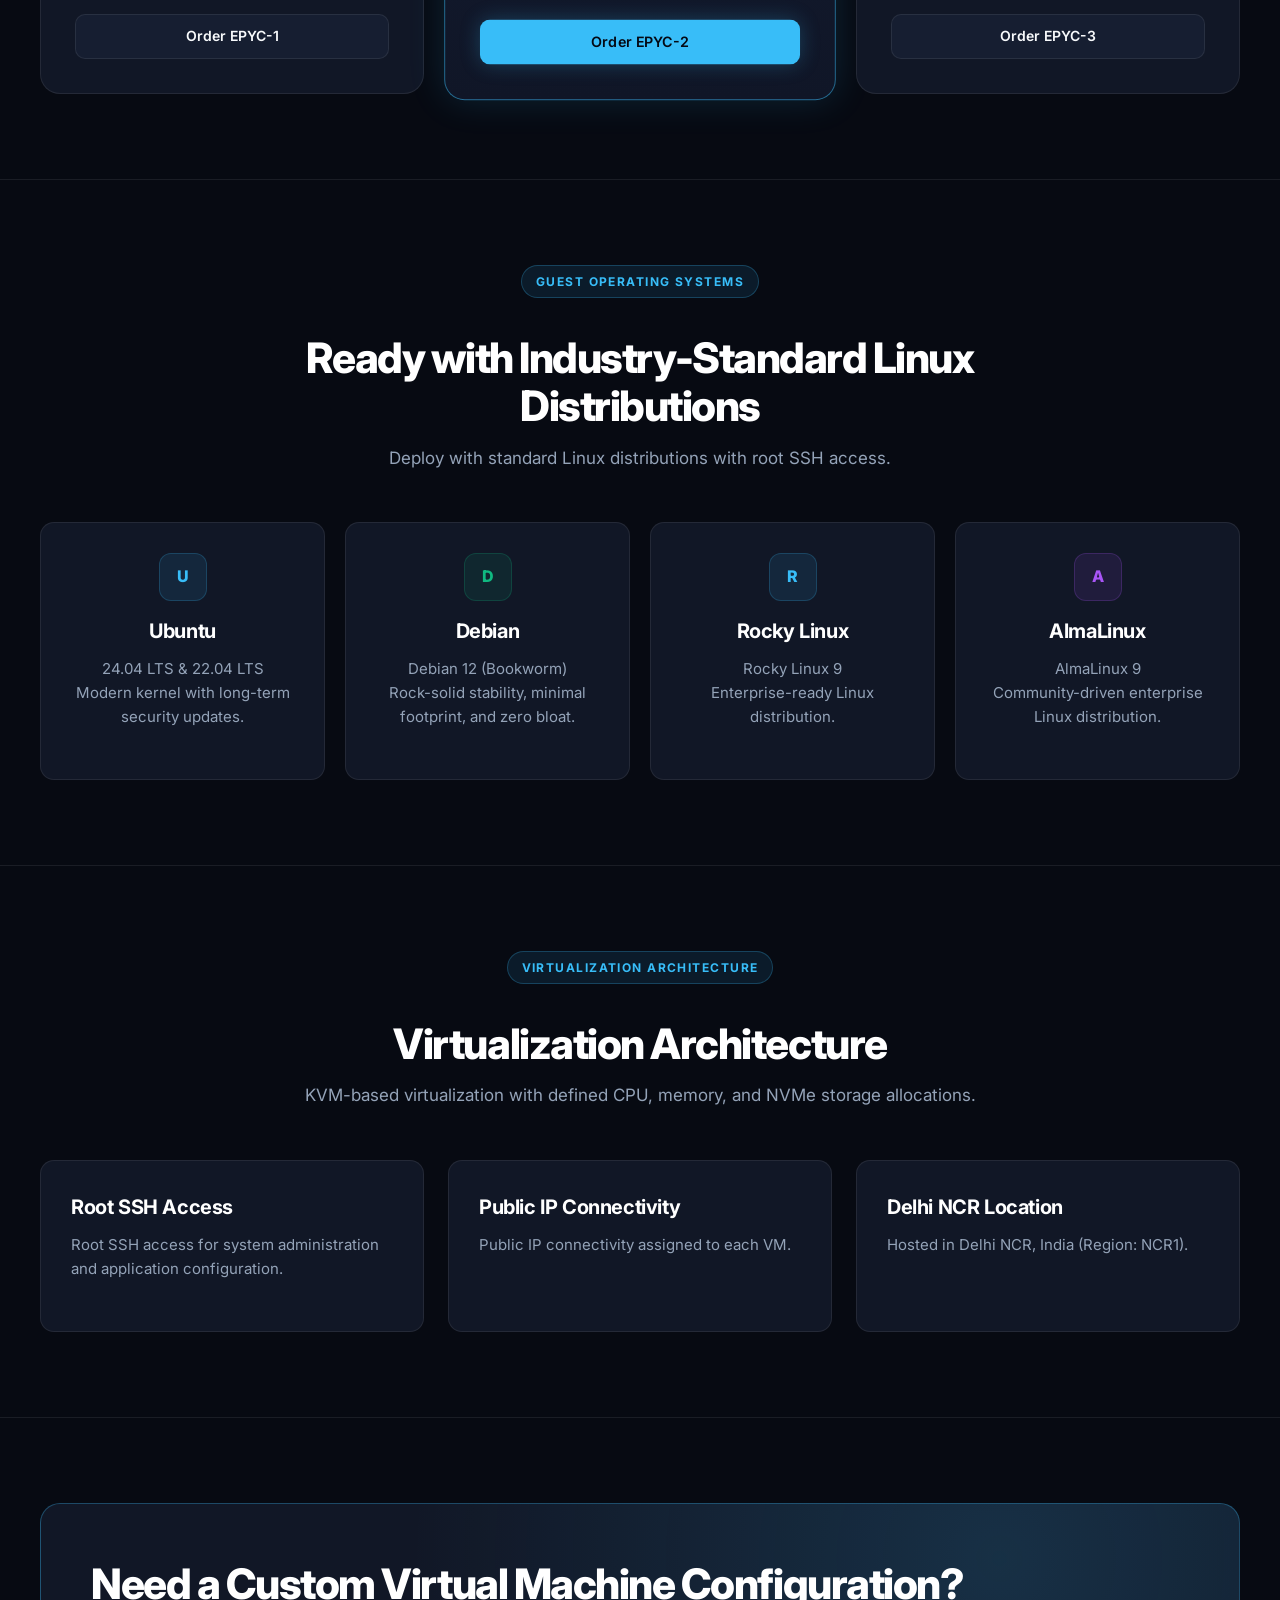
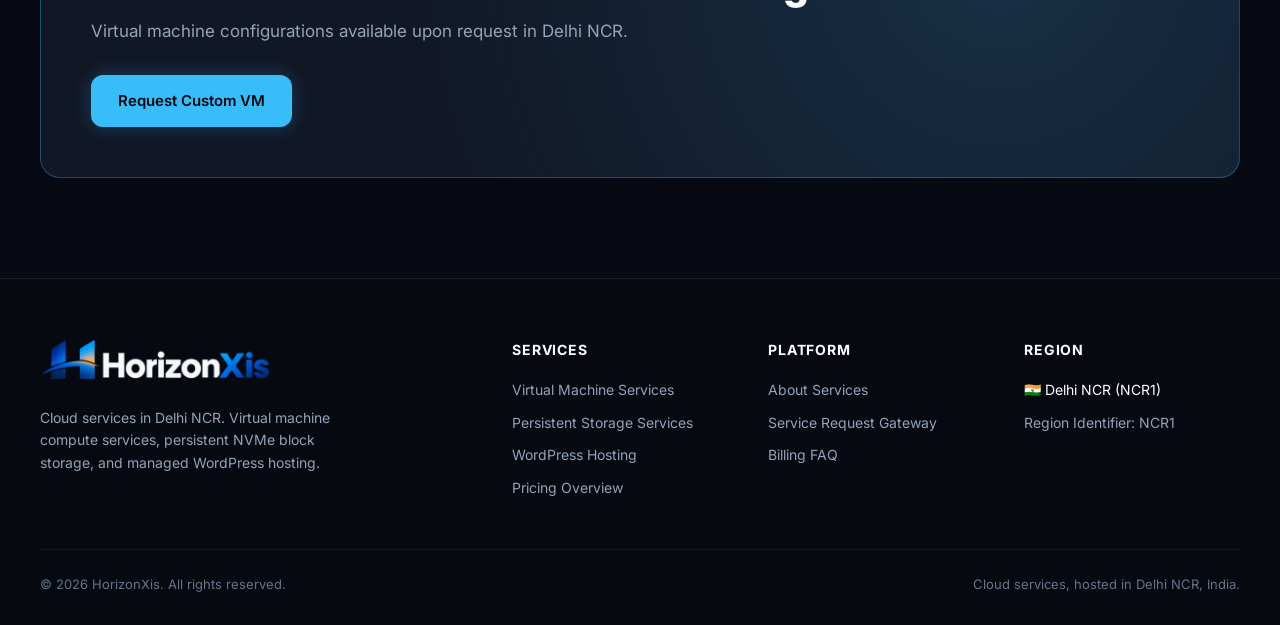
<file: compute.html>
<!doctype html>
<html lang="en">
<head>
  <meta charset="utf-8">
  <meta name="viewport" content="width=device-width, initial-scale=1">
  <title>Virtual Machine Services | Linux Cloud Compute in Delhi NCR</title>
  <meta name="description" content="Linux virtual machine services powered by KVM-based virtualization. Hosted in Delhi NCR with defined resource allocations, NVMe storage, and root SSH access.">
  <link rel="stylesheet" href="assets/css/style.css">
</head>
<body>

  <!-- Top System Status Strip -->
  <div class="status-bar">
    <div class="container status-bar-inner">
      <div class="status-pill">
        <span class="status-dot"></span>
        <span>Cloud Services — Delhi NCR (NCR1)</span>
      </div>
      <div>KVM-Based Virtualization</div>
    </div>
  </div>

  <!-- Header Navigation -->
  <header class="nav">
    <div class="container nav-inner">
      <a class="brand" href="index.html">
        <img src="assets/logo-dark-theme.png" alt="HorizonXis" class="brand-logo-img">
      </a>

      <nav class="nav-links">
        <a href="compute.html" class="nav-link active">Compute <span class="nav-badge">VM</span></a>
        <a href="hosting.html" class="nav-link">WordPress Hosting</a>
        <a href="pricing.html" class="nav-link">Pricing</a>
        <a href="about.html" class="nav-link">About Services</a>
        <a href="contact.html" class="nav-link">Contact</a>
      </nav>

      <div class="nav-actions">
        <a class="btn btn-primary" href="contact.html?service=Virtual+Machine+Service">Request VM Service</a>
        <button class="mobile-toggle" aria-label="Open Navigation Menu">
          <svg width="22" height="22" viewBox="0 0 24 24" fill="none" stroke="currentColor" stroke-width="2">
            <line x1="4" x2="20" y1="12" y2="12"></line>
            <line x1="4" x2="20" y1="6" y2="6"></line>
            <line x1="4" x2="20" y1="18" y2="18"></line>
          </svg>
        </button>
      </div>
    </div>
  </header>

  <!-- Mobile Drawer -->
  <div class="mobile-drawer">
    <div class="mobile-drawer-header">
      <a class="brand" href="index.html">
        <img src="assets/logo-dark-theme.png" alt="HorizonXis" class="brand-logo-img">
      </a>
      <button class="mobile-drawer-close" aria-label="Close menu">
        <svg width="24" height="24" viewBox="0 0 24 24" fill="none" stroke="currentColor" stroke-width="2">
          <line x1="18" y1="6" x2="6" y2="18"></line>
          <line x1="6" y1="6" x2="18" y2="18"></line>
        </svg>
      </button>
    </div>
    <div class="mobile-drawer-links">
      <a href="compute.html" style="color:#fff;">Virtual Machine Services</a>
      <a href="hosting.html">Managed WordPress Hosting</a>
      <a href="hosting.html">Managed WordPress Hosting</a>
      <a href="pricing.html">Pricing Overview</a>
      <a href="about.html">About Services</a>
      <a href="contact.html">Request / Contact</a>
    </div>
    <div style="margin-top:auto;">
      <a class="btn btn-primary" style="width:100%;" href="contact.html?service=Virtual+Machine+Service">Request VM Service</a>
    </div>
  </div>
  <div class="drawer-backdrop"></div>

  <main>
    <!-- Hero -->
    <section class="hero">
      <div class="container hero-content">
        <div class="eyebrow">Compute Services</div>
        <h1>Virtual Machine Services, <span class="gradient-text">Powered by KVM-Based Virtualization.</span></h1>
        <p class="hero-desc">Hosted in Delhi NCR and powered by KVM-based virtualization with defined vCPU and RAM allocations, NVMe storage, and root SSH access.</p>
        <div class="hero-actions">
          <a class="btn btn-primary btn-lg" href="#instances">View VM Plans</a>
          <a class="btn btn-secondary btn-lg" href="index.html#configurator">Resource Estimator</a>
        </div>
      </div>
    </section>

    <!-- Popular Instance Plans -->
    <section class="section" id="instances">
      <div class="container">
        <div class="section-head">
          <div class="eyebrow eyebrow-emerald">Compute Tiers</div>
          <h2>Standard Virtual Machine Tiers</h2>
          <p class="section-sub">KVM-based virtualization with defined CPU and memory resources for web applications, APIs, databases, and services.</p>
        </div>

        <div class="grid-3">
          <!-- Horizon EPYC-1 -->
          <div class="price-card">
            <span class="tag" style="align-self:flex-start;">Horizon EPYC-1</span>
            <h3>Compute Core</h3>
            <div class="price-val">₹2,850<small>/month</small></div>
            <p>High-performance compute core designed for developer environments, microservices, and web workloads.</p>
            <ul class="feature-list">
              <li><svg width="16" height="16" viewBox="0 0 24 24" fill="none" stroke="currentColor" stroke-width="2.5"><polyline points="20 6 9 17 4 12"></polyline></svg> 4 vCPUs</li>
              <li><svg width="16" height="16" viewBox="0 0 24 24" fill="none" stroke="currentColor" stroke-width="2.5"><polyline points="20 6 9 17 4 12"></polyline></svg> 8 GB RAM</li>
              <li><svg width="16" height="16" viewBox="0 0 24 24" fill="none" stroke="currentColor" stroke-width="2.5"><polyline points="20 6 9 17 4 12"></polyline></svg> 250 GB NVMe Storage</li>
              <li><svg width="16" height="16" viewBox="0 0 24 24" fill="none" stroke="currentColor" stroke-width="2.5"><polyline points="20 6 9 17 4 12"></polyline></svg> AMD EPYC™ 7662 Platform Architecture</li>
              <li><svg width="16" height="16" viewBox="0 0 24 24" fill="none" stroke="currentColor" stroke-width="2.5"><polyline points="20 6 9 17 4 12"></polyline></svg> 1 Gbps Network</li>
              <li><svg width="16" height="16" viewBox="0 0 24 24" fill="none" stroke="currentColor" stroke-width="2.5"><polyline points="20 6 9 17 4 12"></polyline></svg> Basic / DDoS Protected Public IP</li>
              <li><svg width="16" height="16" viewBox="0 0 24 24" fill="none" stroke="currentColor" stroke-width="2.5"><polyline points="20 6 9 17 4 12"></polyline></svg> Root SSH Access</li>
            </ul>
            <div style="margin-top:auto;padding-top:14px;">
              <a class="btn btn-secondary" style="width:100%;" href="contact.html?service=Virtual+Machine+Service&plan=EPYC-1&cpu=4+vCPU&ram=8+GB&disk=250+GB+NVMe&price=₹2,850/mo">Order EPYC-1</a>
            </div>
          </div>

          <!-- Horizon EPYC-2 (Featured) -->
          <div class="price-card featured">
            <span class="badge-popular">Popular</span>
            <span class="tag" style="align-self:flex-start;border-color:var(--accent);color:var(--accent);">Horizon EPYC-2</span>
            <h3>Compute Pro</h3>
            <div class="price-val">₹4,650<small>/month</small></div>
            <p>Balanced high-throughput profile for business applications, APIs, databases, and production stacks.</p>
            <ul class="feature-list">
              <li><svg width="16" height="16" viewBox="0 0 24 24" fill="none" stroke="currentColor" stroke-width="2.5"><polyline points="20 6 9 17 4 12"></polyline></svg> 6 vCPUs</li>
              <li><svg width="16" height="16" viewBox="0 0 24 24" fill="none" stroke="currentColor" stroke-width="2.5"><polyline points="20 6 9 17 4 12"></polyline></svg> 12 GB RAM</li>
              <li><svg width="16" height="16" viewBox="0 0 24 24" fill="none" stroke="currentColor" stroke-width="2.5"><polyline points="20 6 9 17 4 12"></polyline></svg> 450 GB NVMe Storage</li>
              <li><svg width="16" height="16" viewBox="0 0 24 24" fill="none" stroke="currentColor" stroke-width="2.5"><polyline points="20 6 9 17 4 12"></polyline></svg> AMD EPYC™ 7662 Platform Architecture</li>
              <li><svg width="16" height="16" viewBox="0 0 24 24" fill="none" stroke="currentColor" stroke-width="2.5"><polyline points="20 6 9 17 4 12"></polyline></svg> 1 Gbps Network</li>
              <li><svg width="16" height="16" viewBox="0 0 24 24" fill="none" stroke="currentColor" stroke-width="2.5"><polyline points="20 6 9 17 4 12"></polyline></svg> Basic / DDoS Protected Public IP</li>
              <li><svg width="16" height="16" viewBox="0 0 24 24" fill="none" stroke="currentColor" stroke-width="2.5"><polyline points="20 6 9 17 4 12"></polyline></svg> Root SSH Access</li>
            </ul>
            <div style="margin-top:auto;padding-top:14px;">
              <a class="btn btn-primary" style="width:100%;" href="contact.html?service=Virtual+Machine+Service&plan=EPYC-2&cpu=6+vCPU&ram=12+GB&disk=450+GB+NVMe&price=₹4,650/mo">Order EPYC-2</a>
            </div>
          </div>

          <!-- Horizon EPYC-3 -->
          <div class="price-card">
            <span class="tag" style="align-self:flex-start;">Horizon EPYC-3</span>
            <h3>Compute Max</h3>
            <div class="price-val">₹8,200<small>/month</small></div>
            <p>Maximum capacity compute tier engineered for heavy multi-tier enterprise workloads and data systems.</p>
            <ul class="feature-list">
              <li><svg width="16" height="16" viewBox="0 0 24 24" fill="none" stroke="currentColor" stroke-width="2.5"><polyline points="20 6 9 17 4 12"></polyline></svg> 8 vCPUs</li>
              <li><svg width="16" height="16" viewBox="0 0 24 24" fill="none" stroke="currentColor" stroke-width="2.5"><polyline points="20 6 9 17 4 12"></polyline></svg> 16 GB RAM</li>
              <li><svg width="16" height="16" viewBox="0 0 24 24" fill="none" stroke="currentColor" stroke-width="2.5"><polyline points="20 6 9 17 4 12"></polyline></svg> 1 TB NVMe Storage</li>
              <li><svg width="16" height="16" viewBox="0 0 24 24" fill="none" stroke="currentColor" stroke-width="2.5"><polyline points="20 6 9 17 4 12"></polyline></svg> AMD EPYC™ 7662 Platform Architecture</li>
              <li><svg width="16" height="16" viewBox="0 0 24 24" fill="none" stroke="currentColor" stroke-width="2.5"><polyline points="20 6 9 17 4 12"></polyline></svg> 1 Gbps Network</li>
              <li><svg width="16" height="16" viewBox="0 0 24 24" fill="none" stroke="currentColor" stroke-width="2.5"><polyline points="20 6 9 17 4 12"></polyline></svg> Basic / DDoS Protected Public IP</li>
              <li><svg width="16" height="16" viewBox="0 0 24 24" fill="none" stroke="currentColor" stroke-width="2.5"><polyline points="20 6 9 17 4 12"></polyline></svg> Root SSH Access</li>
            </ul>
            <div style="margin-top:auto;padding-top:14px;">
              <a class="btn btn-secondary" style="width:100%;" href="contact.html?service=Virtual+Machine+Service&plan=EPYC-3&cpu=8+vCPU&ram=16+GB&disk=1+TB+NVMe&price=₹8,200/mo">Order EPYC-3</a>
            </div>
          </div>
        </div>
      </div>
    </section>

    <!-- Supported Operating Systems -->
    <section class="section">
      <div class="container">
        <div class="section-head">
          <div class="eyebrow">Guest Operating Systems</div>
          <h2>Ready with Industry-Standard Linux Distributions</h2>
          <p class="section-sub">Deploy with standard Linux distributions with root SSH access.</p>
        </div>

        <div class="grid-4">
          <div class="card" style="text-align:center;align-items:center;">
            <div class="card-icon" style="margin-bottom:14px;">
              <span style="font-weight:800;font-size:16px;">U</span>
            </div>
            <h3>Ubuntu</h3>
            <p>24.04 LTS & 22.04 LTS<br>Modern kernel with long-term security updates.</p>
          </div>

          <div class="card" style="text-align:center;align-items:center;">
            <div class="card-icon emerald" style="margin-bottom:14px;">
              <span style="font-weight:800;font-size:16px;">D</span>
            </div>
            <h3>Debian</h3>
            <p>Debian 12 (Bookworm)<br>Rock-solid stability, minimal footprint, and zero bloat.</p>
          </div>

          <div class="card" style="text-align:center;align-items:center;">
            <div class="card-icon" style="margin-bottom:14px;">
              <span style="font-weight:800;font-size:16px;">R</span>
            </div>
            <h3>Rocky Linux</h3>
            <p>Rocky Linux 9<br>Enterprise-ready Linux distribution.</p>
          </div>

          <div class="card" style="text-align:center;align-items:center;">
            <div class="card-icon violet" style="margin-bottom:14px;">
              <span style="font-weight:800;font-size:16px;">A</span>
            </div>
            <h3>AlmaLinux</h3>
            <p>AlmaLinux 9<br>Community-driven enterprise Linux distribution.</p>
          </div>
        </div>
      </div>
    </section>

    <!-- Technical Architecture -->
    <section class="section">
      <div class="container">
        <div class="section-head">
          <div class="eyebrow">Virtualization Architecture</div>
          <h2>Virtualization Architecture</h2>
          <p class="section-sub">KVM-based virtualization with defined CPU, memory, and NVMe storage allocations.</p>
        </div>

        <div class="grid-3">
          <div class="card">
            <h3>Root SSH Access</h3>
            <p>Root SSH access for system administration and application configuration.</p>
          </div>
          <div class="card">
            <h3>Public IP Connectivity</h3>
            <p>Public IP connectivity assigned to each VM.</p>
          </div>
          <div class="card">
            <h3>Delhi NCR Location</h3>
            <p>Hosted in Delhi NCR, India (Region: NCR1).</p>
          </div>
        </div>
      </div>
    </section>

    <!-- CTA -->
    <section class="section" style="padding-bottom:100px;">
      <div class="container">
        <div class="cta-banner">
          <div>
            <h2>Need a Custom Virtual Machine Configuration?</h2>
            <p class="section-sub">Virtual machine configurations available upon request in Delhi NCR.</p>
          </div>
          <a class="btn btn-primary btn-lg" href="contact.html?service=Virtual+Machine+Service">Request Custom VM</a>
        </div>
      </div>
    </section>
  </main>

  <!-- Footer -->
  <footer class="footer">
    <div class="container">
      <div class="footer-grid">
        <div class="footer-brand">
          <a class="brand" href="index.html">
            <img src="assets/logo-dark-theme.png" alt="HorizonXis" class="footer-logo-img">
          </a>
          <p>Cloud services in Delhi NCR. Virtual machine compute services, persistent NVMe block storage, and managed WordPress hosting.</p>
        </div>

        <div class="footer-col">
          <h4>Services</h4>
          <ul class="footer-links">
            <li><a href="compute.html">Virtual Machine Services</a></li>
            <li><a href="contact.html?service=Persistent+Storage+Service">Persistent Storage Services</a></li>
            <li><a href="hosting.html">WordPress Hosting</a></li>
            <li><a href="pricing.html">Pricing Overview</a></li>
          </ul>
        </div>

        <div class="footer-col">
          <h4>Platform</h4>
          <ul class="footer-links">
            <li><a href="about.html">About Services</a></li>
            <li><a href="contact.html">Service Request Gateway</a></li>
            <li><a href="pricing.html#faq">Billing FAQ</a></li>
          </ul>
        </div>

        <div class="footer-col">
          <h4>Region</h4>
          <ul class="footer-links">
            <li><span style="color:#fff;">🇮🇳 Delhi NCR (NCR1)</span></li>
            <li><span>Region Identifier: NCR1</span></li>
          </ul>
        </div>
      </div>

      <div class="footer-bottom">
        <div>© 2026 HorizonXis. All rights reserved.</div>
        <div>Cloud services, hosted in Delhi NCR, India.</div>
      </div>
    </div>
  </footer>

  <script src="assets/js/main.js"></script>
</body>
</html>
</file>
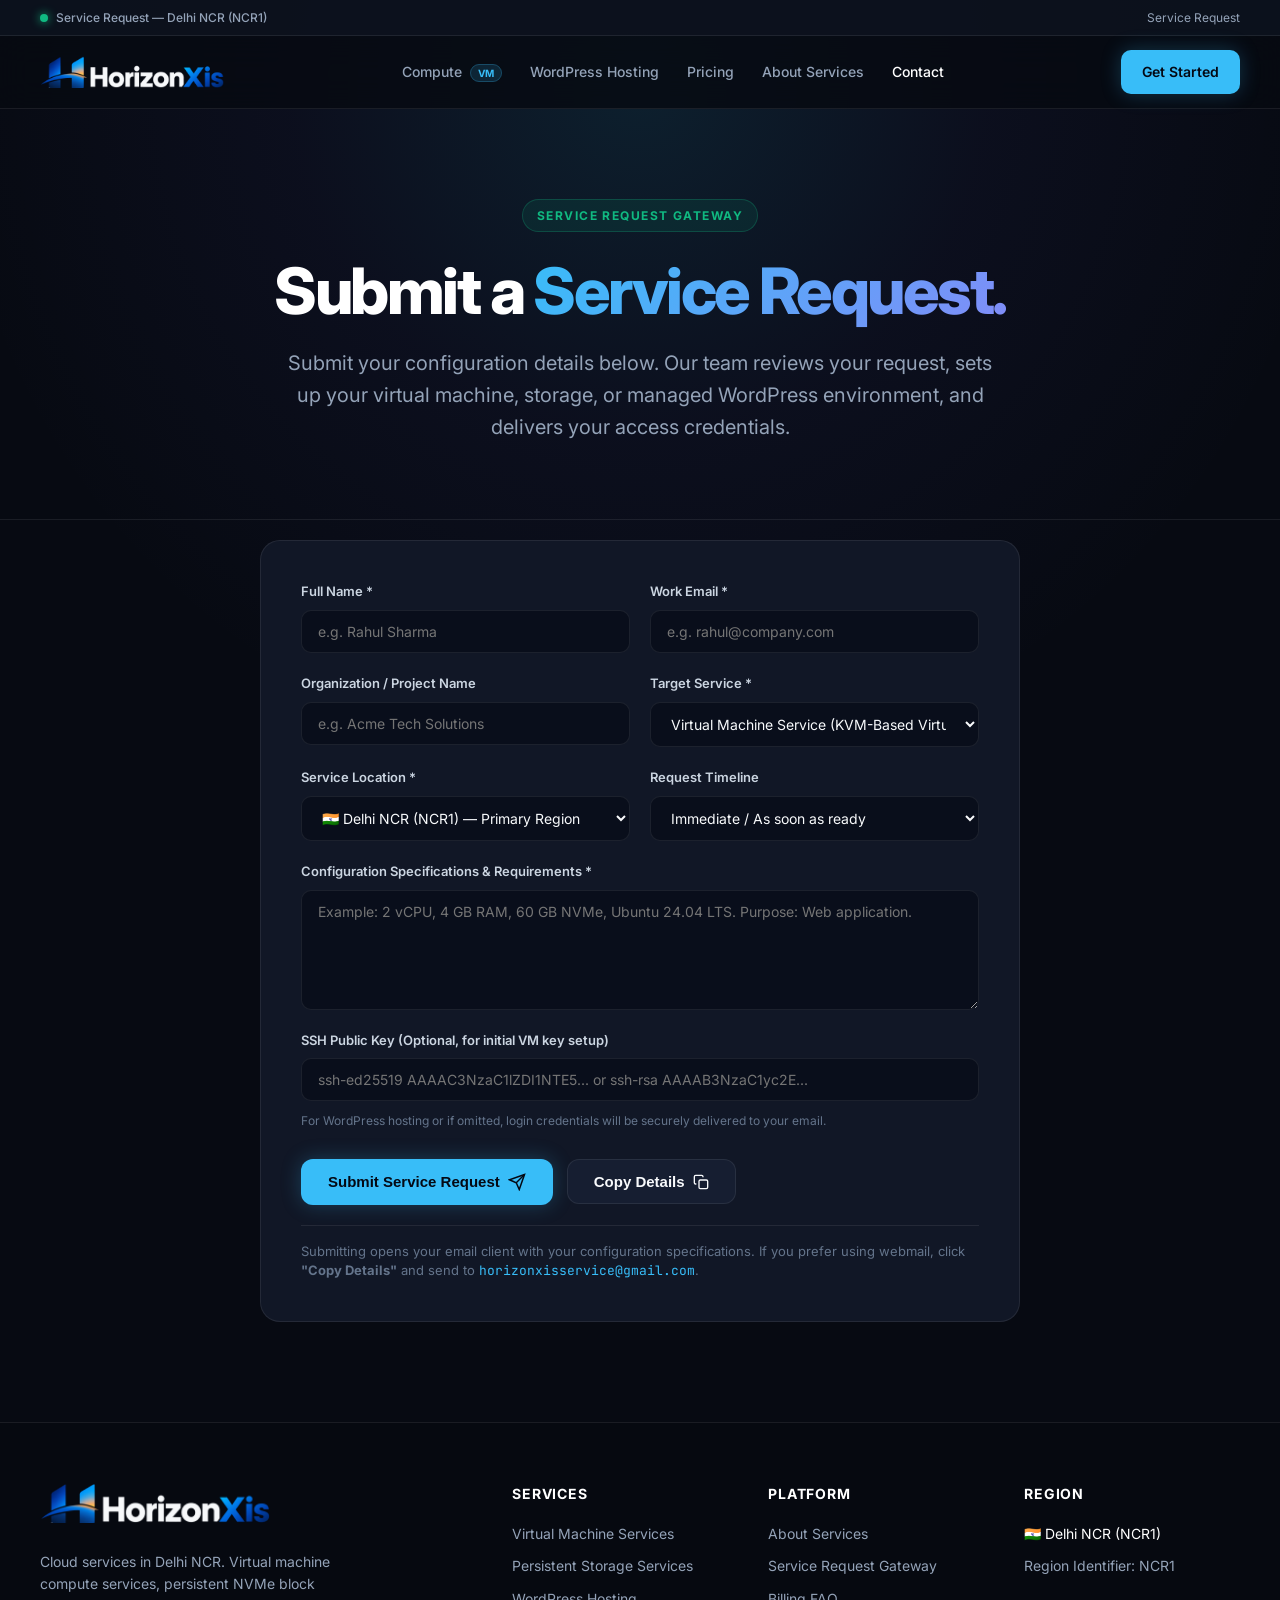
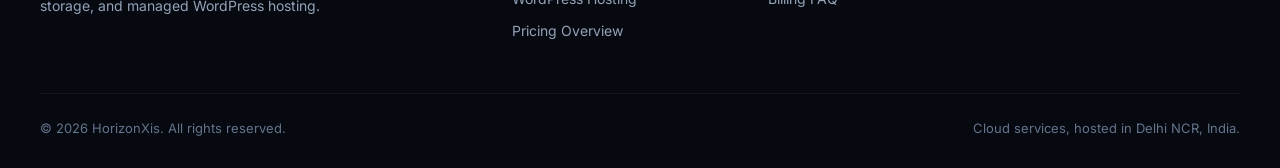
<file: contact.html>
<!doctype html>
<html lang="en">
<head>
  <meta charset="utf-8">
  <meta name="viewport" content="width=device-width, initial-scale=1">
  <title>Service Request Gateway | HorizonXis Cloud Services Delhi NCR</title>
  <meta name="description" content="Submit your service specifications for virtual machines, persistent NVMe storage, or managed WordPress hosting in Delhi NCR.">
  <link rel="stylesheet" href="assets/css/style.css">
</head>
<body>

  <!-- Top System Status Strip -->
  <div class="status-bar">
    <div class="container status-bar-inner">
      <div class="status-pill">
        <span class="status-dot"></span>
        <span>Service Request — Delhi NCR (NCR1)</span>
      </div>
      <div>Service Request</div>
    </div>
  </div>

  <!-- Header Navigation -->
  <header class="nav">
    <div class="container nav-inner">
      <a class="brand" href="index.html">
        <img src="assets/logo-dark-theme.png" alt="HorizonXis" class="brand-logo-img">
      </a>

      <nav class="nav-links">
        <a href="compute.html" class="nav-link">Compute <span class="nav-badge">VM</span></a>
        <a href="hosting.html" class="nav-link">WordPress Hosting</a>
        <a href="pricing.html" class="nav-link">Pricing</a>
        <a href="about.html" class="nav-link">About Services</a>
        <a href="contact.html" class="nav-link active">Contact</a>
      </nav>

      <div class="nav-actions">
        <a class="btn btn-primary" href="contact.html">Get Started</a>
        <button class="mobile-toggle" aria-label="Open Navigation Menu">
          <svg width="22" height="22" viewBox="0 0 24 24" fill="none" stroke="currentColor" stroke-width="2">
            <line x1="4" x2="20" y1="12" y2="12"></line>
            <line x1="4" x2="20" y1="6" y2="6"></line>
            <line x1="4" x2="20" y1="18" y2="18"></line>
          </svg>
        </button>
      </div>
    </div>
  </header>

  <!-- Mobile Drawer -->
  <div class="mobile-drawer">
    <div class="mobile-drawer-header">
      <a class="brand" href="index.html">
        <img src="assets/logo-dark-theme.png" alt="HorizonXis" class="brand-logo-img">
      </a>
      <button class="mobile-drawer-close" aria-label="Close menu">
        <svg width="24" height="24" viewBox="0 0 24 24" fill="none" stroke="currentColor" stroke-width="2">
          <line x1="18" y1="6" x2="6" y2="18"></line>
          <line x1="6" y1="6" x2="18" y2="18"></line>
        </svg>
      </button>
    </div>
    <div class="mobile-drawer-links">
      <a href="compute.html">Virtual Machine Services</a>
      <a href="hosting.html">Managed WordPress Hosting</a>
      <a href="hosting.html">Managed WordPress Hosting</a>
      <a href="pricing.html">Pricing Overview</a>
      <a href="about.html">About Services</a>
      <a href="contact.html" style="color:#fff;">Request / Contact</a>
    </div>
    <div style="margin-top:auto;">
      <a class="btn btn-primary" style="width:100%;" href="contact.html">Get Started</a>
    </div>
  </div>
  <div class="drawer-backdrop"></div>

  <main>
    <section class="hero" style="padding-bottom:40px;">
      <div class="container hero-content">
        <div class="eyebrow eyebrow-emerald">Service Request Gateway</div>
        <h1>Submit a <span class="gradient-text">Service Request.</span></h1>
        <p class="hero-desc">Submit your configuration details below. Our team reviews your request, sets up your virtual machine, storage, or managed WordPress environment, and delivers your access credentials.</p>
      </div>
    </section>

    <section class="section" style="padding-top:20px;padding-bottom:100px;">
      <div class="container">
        <div class="form-card">
          <!-- Dynamic Selected Spec Box (Shows if redirected from configurator or plan) -->
          <div id="selected-spec-box" class="selected-spec-box" style="display:none;">
            <div>
              <div class="spec-box-label">Configured Service</div>
              <div id="selected-spec-detail" class="spec-box-detail"></div>
            </div>
            <a href="index.html#configurator" style="font-size:12px;color:var(--accent);text-decoration:underline;">Change Spec</a>
          </div>

          <form id="deployment-form">
            <div class="form-grid">
              <div class="form-group">
                <label for="name">Full Name *</label>
                <input id="name" name="name" type="text" placeholder="e.g. Rahul Sharma" required>
              </div>

              <div class="form-group">
                <label for="email">Work Email *</label>
                <input id="email" name="email" type="email" placeholder="e.g. rahul@company.com" required>
              </div>

              <div class="form-group">
                <label for="org">Organization / Project Name</label>
                <input id="org" name="org" type="text" placeholder="e.g. Acme Tech Solutions">
              </div>

              <div class="form-group">
                <label for="service-select">Target Service *</label>
                <select id="service-select" name="service">
                  <option value="Virtual Machine Service">Virtual Machine Service (KVM-Based Virtualization)</option>
                  <option value="WordPress Hosting">Managed WordPress Hosting (Isolated Customer Environment)</option>
                  <option value="Custom Cloud Service">Custom Cloud Service</option>
                </select>
              </div>

              <div class="form-group">
                <label for="region">Service Location *</label>
                <select id="region" name="region">
                  <option value="Delhi NCR (NCR1)">🇮🇳 Delhi NCR (NCR1) — Primary Region</option>
                </select>
              </div>

              <div class="form-group">
                <label for="timeline">Request Timeline</label>
                <select id="timeline" name="timeline">
                  <option value="Immediate">Immediate / As soon as ready</option>
                  <option value="Within 48 hours">Within 48 hours</option>
                  <option value="Within 1-2 weeks">Planning phase (1-2 weeks)</option>
                </select>
              </div>

              <div class="form-group full">
                <label for="requirements">Configuration Specifications & Requirements *</label>
                <textarea id="requirements" name="requirements" placeholder="Example: 2 vCPU, 4 GB RAM, 60 GB NVMe, Ubuntu 24.04 LTS. Purpose: Web application." required></textarea>
              </div>

              <div class="form-group full">
                <label for="ssh_key">SSH Public Key (Optional, for initial VM key setup)</label>
                <input id="ssh_key" name="ssh_key" type="text" placeholder="ssh-ed25519 AAAAC3NzaC1lZDI1NTE5... or ssh-rsa AAAAB3NzaC1yc2E...">
                <span style="font-size:12px;color:var(--text-dim);margin-top:2px;">For WordPress hosting or if omitted, login credentials will be securely delivered to your email.</span>
              </div>
            </div>

            <div style="margin-top:28px;display:flex;gap:14px;flex-wrap:wrap;align-items:center;">
              <button class="btn btn-primary btn-lg" type="submit">
                Submit Service Request
                <svg width="18" height="18" viewBox="0 0 24 24" fill="none" stroke="currentColor" stroke-width="2">
                  <line x1="22" y1="2" x2="11" y2="13"></line>
                  <polygon points="22 2 15 22 11 13 2 9 22 2"></polygon>
                </svg>
              </button>

              <button id="copy-spec-btn" class="btn btn-secondary btn-lg" type="button">
                Copy Details
                <svg width="16" height="16" viewBox="0 0 24 24" fill="none" stroke="currentColor" stroke-width="2">
                  <rect x="9" y="9" width="13" height="13" rx="2" ry="2"></rect>
                  <path d="M5 15H4a2 2 0 0 1-2-2V4a2 2 0 0 1 2-2h9a2 2 0 0 1 2 2v1"></path>
                </svg>
              </button>
            </div>

            <div style="margin-top:20px;padding-top:16px;border-top:1px solid var(--panel-border);font-size:13px;color:var(--text-dim);line-height:1.5;">
              Submitting opens your email client with your configuration specifications. If you prefer using webmail, click <strong>"Copy Details"</strong> and send to <code style="color:var(--accent);font-family:var(--font-mono);">horizonxisservice@gmail.com</code>.
            </div>
          </form>
        </div>
      </div>
    </section>
  </main>

  <!-- Footer -->
  <footer class="footer">
    <div class="container">
      <div class="footer-grid">
        <div class="footer-brand">
          <a class="brand" href="index.html">
            <img src="assets/logo-dark-theme.png" alt="HorizonXis" class="footer-logo-img">
          </a>
          <p>Cloud services in Delhi NCR. Virtual machine compute services, persistent NVMe block storage, and managed WordPress hosting.</p>
        </div>

        <div class="footer-col">
          <h4>Services</h4>
          <ul class="footer-links">
            <li><a href="compute.html">Virtual Machine Services</a></li>
            <li><a href="contact.html?service=Persistent+Storage+Service">Persistent Storage Services</a></li>
            <li><a href="hosting.html">WordPress Hosting</a></li>
            <li><a href="pricing.html">Pricing Overview</a></li>
          </ul>
        </div>

        <div class="footer-col">
          <h4>Platform</h4>
          <ul class="footer-links">
            <li><a href="about.html">About Services</a></li>
            <li><a href="contact.html">Service Request Gateway</a></li>
            <li><a href="pricing.html#faq">Billing FAQ</a></li>
          </ul>
        </div>

        <div class="footer-col">
          <h4>Region</h4>
          <ul class="footer-links">
            <li><span style="color:#fff;">🇮🇳 Delhi NCR (NCR1)</span></li>
            <li><span>Region Identifier: NCR1</span></li>
          </ul>
        </div>
      </div>

      <div class="footer-bottom">
        <div>© 2026 HorizonXis. All rights reserved.</div>
        <div>Cloud services, hosted in Delhi NCR, India.</div>
      </div>
    </div>
  </footer>

  <script src="assets/js/main.js"></script>
</body>
</html>
</file>
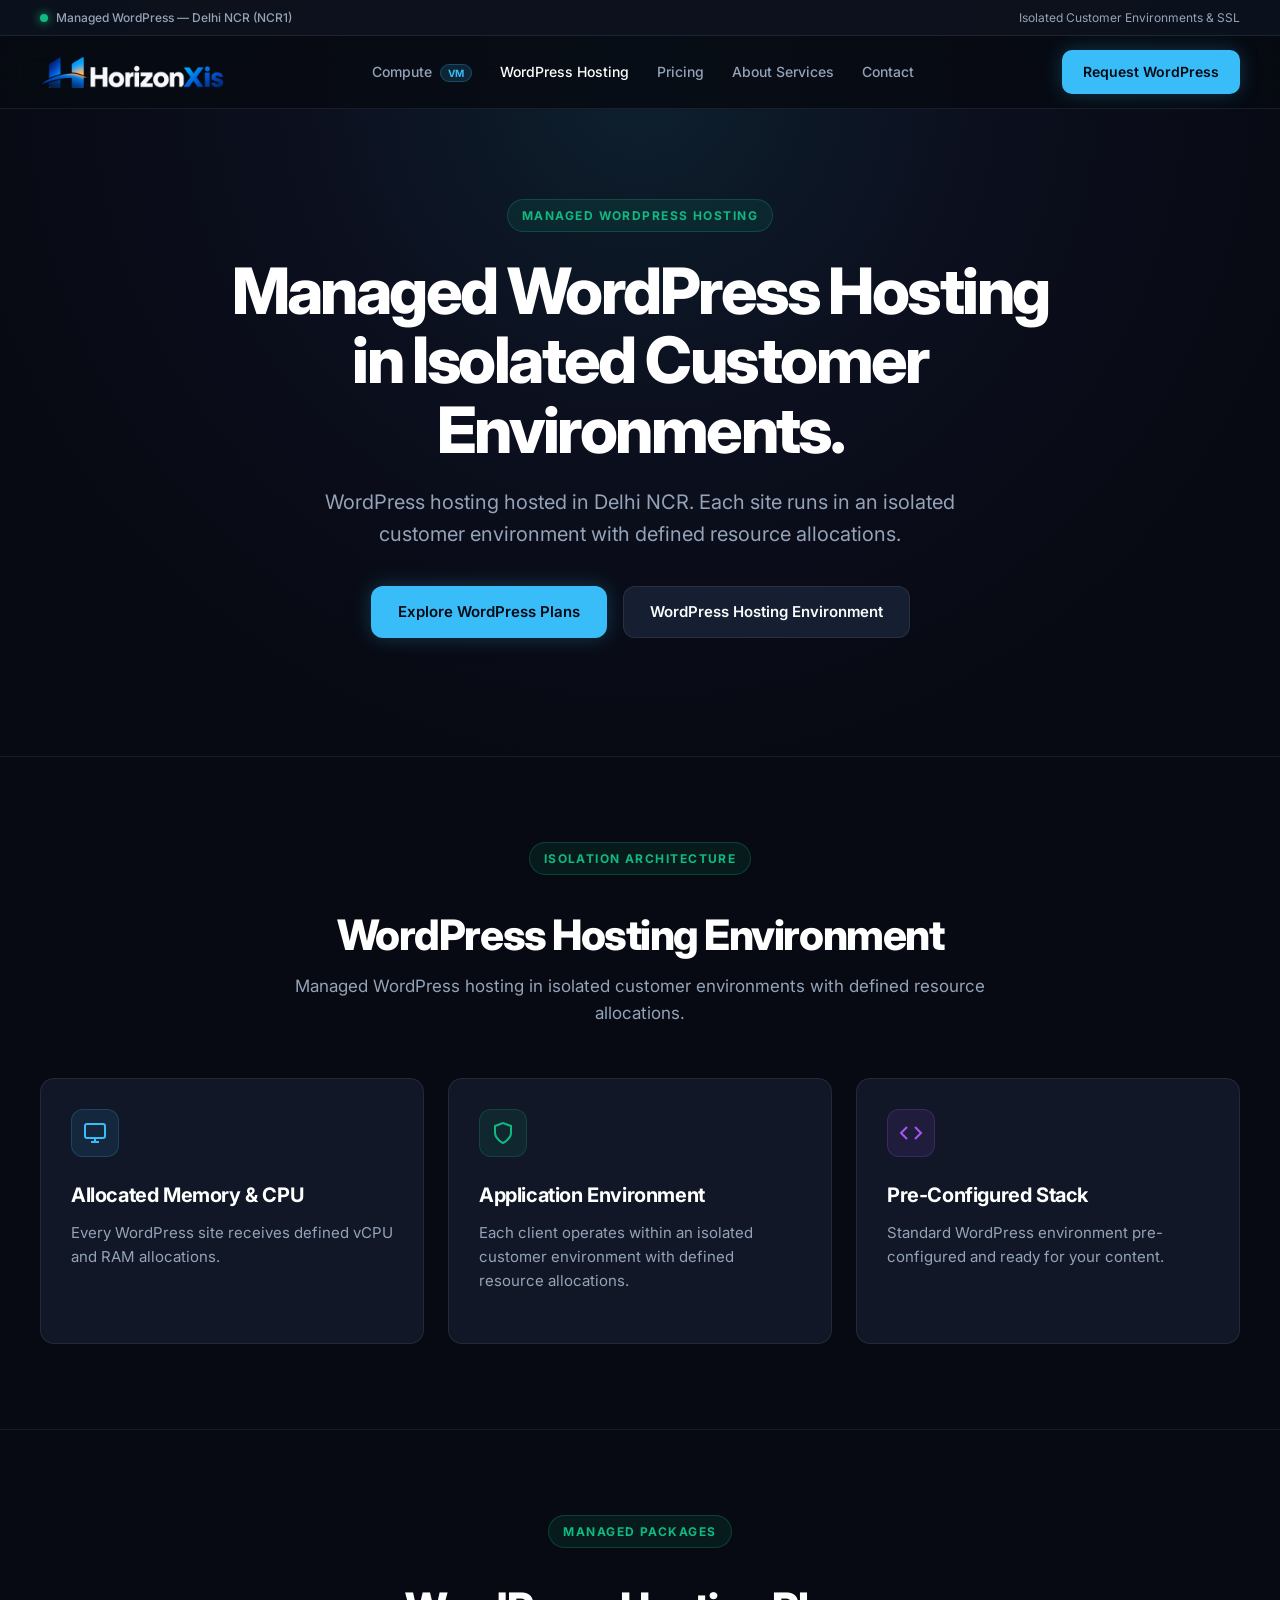
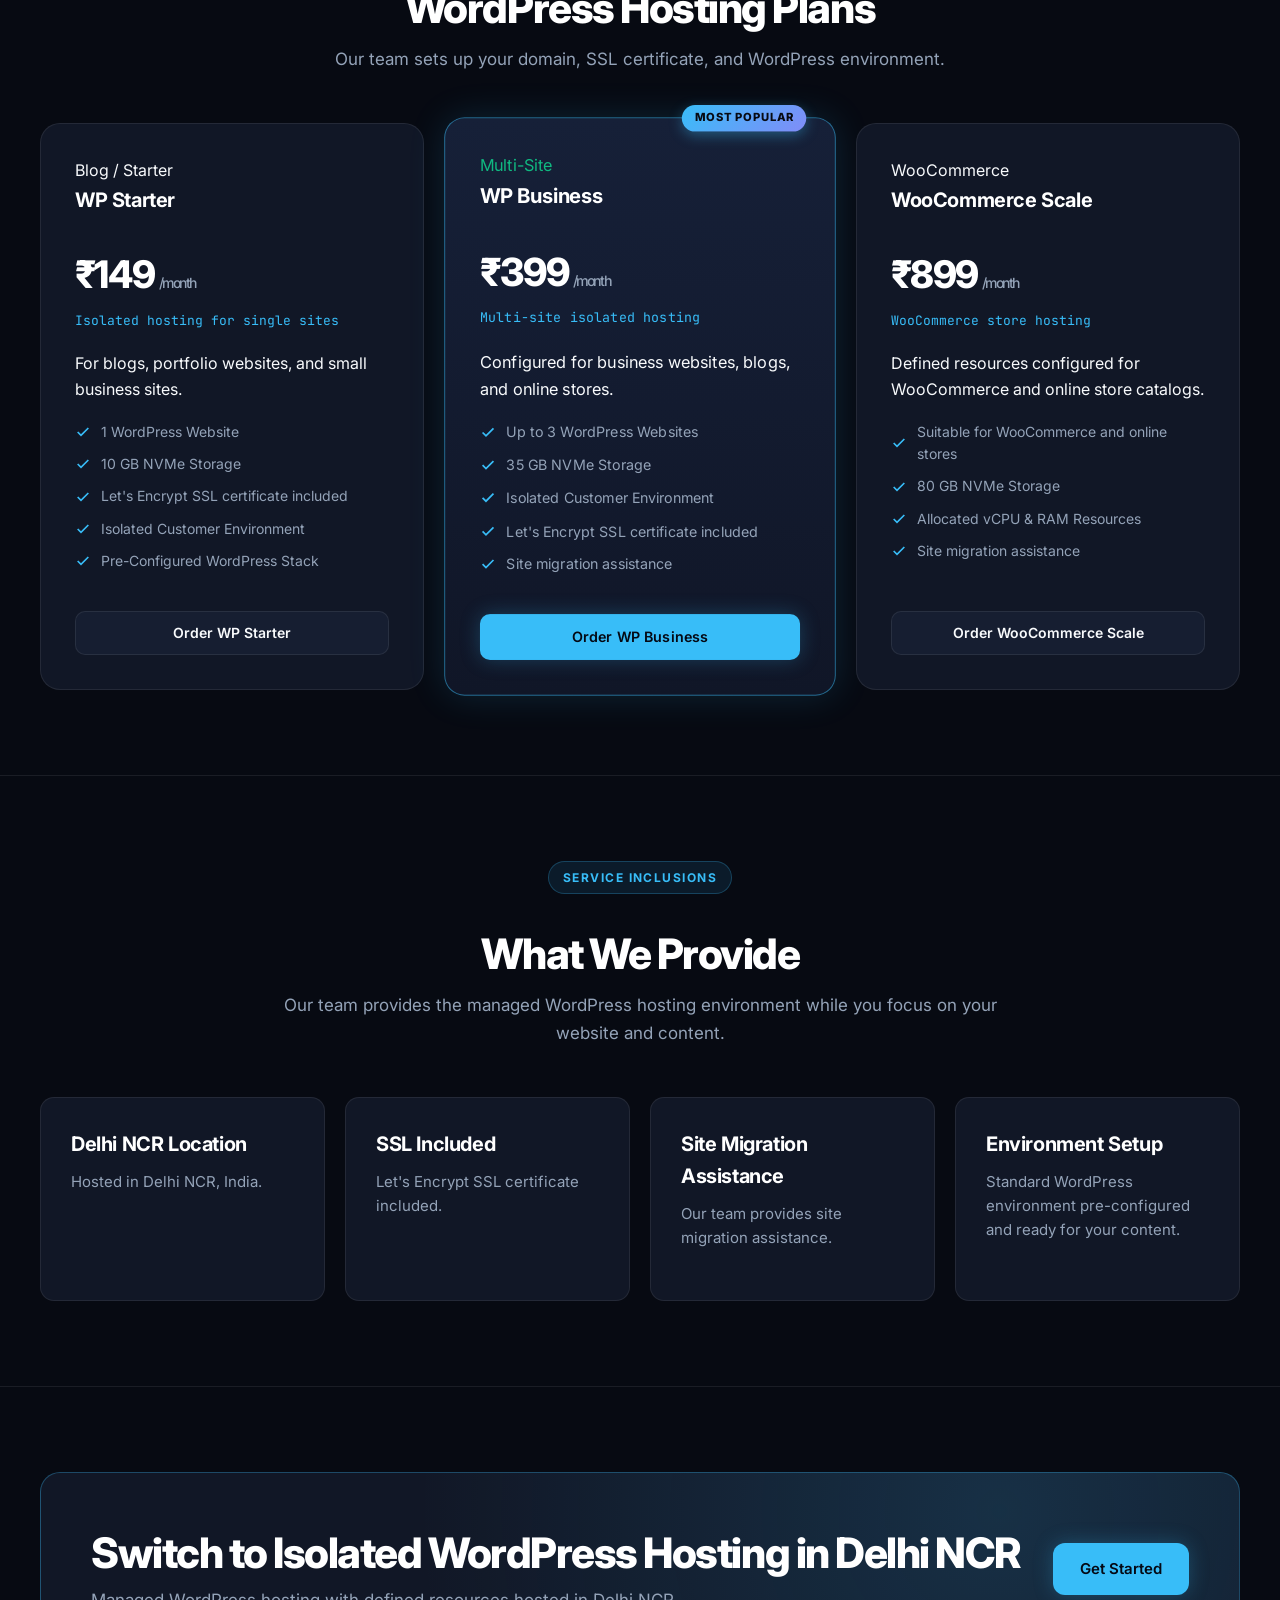
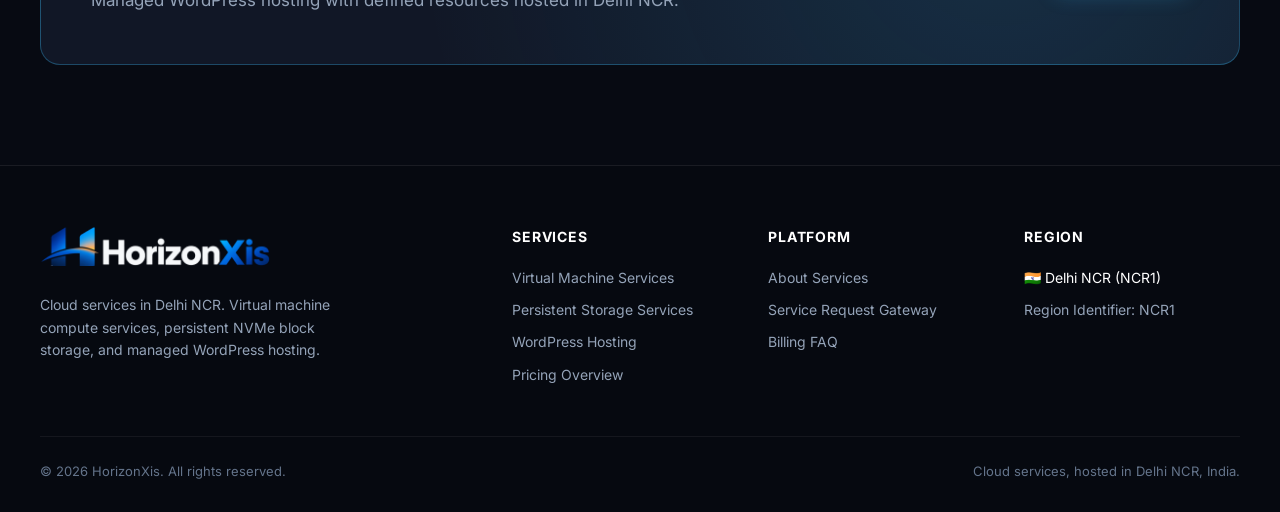
<file: hosting.html>
<!doctype html>
<html lang="en">
<head>
  <meta charset="utf-8">
  <meta name="viewport" content="width=device-width, initial-scale=1">
  <title>Managed WordPress Hosting Services | Isolated Environments in Delhi NCR</title>
  <meta name="description" content="Managed WordPress hosting services in Delhi NCR. Isolated customer environments, allocated resources, free SSL, and NVMe storage.">
  <link rel="stylesheet" href="assets/css/style.css">
</head>
<body>

  <!-- Top System Status Strip -->
  <div class="status-bar">
    <div class="container status-bar-inner">
      <div class="status-pill">
        <span class="status-dot"></span>
        <span>Managed WordPress — Delhi NCR (NCR1)</span>
      </div>
      <div>Isolated Customer Environments & SSL</div>
    </div>
  </div>

  <!-- Header Navigation -->
  <header class="nav">
    <div class="container nav-inner">
      <a class="brand" href="index.html">
        <img src="assets/logo-dark-theme.png" alt="HorizonXis" class="brand-logo-img">
      </a>

      <nav class="nav-links">
        <a href="compute.html" class="nav-link">Compute <span class="nav-badge">VM</span></a>
        <a href="hosting.html" class="nav-link active">WordPress Hosting</a>
        <a href="pricing.html" class="nav-link">Pricing</a>
        <a href="about.html" class="nav-link">About Services</a>
        <a href="contact.html" class="nav-link">Contact</a>
      </nav>

      <div class="nav-actions">
        <a class="btn btn-primary" href="contact.html?service=WordPress+Hosting">Request WordPress</a>
        <button class="mobile-toggle" aria-label="Open Navigation Menu">
          <svg width="22" height="22" viewBox="0 0 24 24" fill="none" stroke="currentColor" stroke-width="2">
            <line x1="4" x2="20" y1="12" y2="12"></line>
            <line x1="4" x2="20" y1="6" y2="6"></line>
            <line x1="4" x2="20" y1="18" y2="18"></line>
          </svg>
        </button>
      </div>
    </div>
  </header>

  <!-- Mobile Drawer -->
  <div class="mobile-drawer">
    <div class="mobile-drawer-header">
      <a class="brand" href="index.html">
        <img src="assets/logo-dark-theme.png" alt="HorizonXis" class="brand-logo-img">
      </a>
      <button class="mobile-drawer-close" aria-label="Close menu">
        <svg width="24" height="24" viewBox="0 0 24 24" fill="none" stroke="currentColor" stroke-width="2">
          <line x1="18" y1="6" x2="6" y2="18"></line>
          <line x1="6" y1="6" x2="18" y2="18"></line>
        </svg>
      </button>
    </div>
    <div class="mobile-drawer-links">
      <a href="compute.html">Virtual Machine Services</a>
      <a href="hosting.html" style="color:#fff;">Managed WordPress Hosting</a>
      <a href="hosting.html" style="color:#fff;">Managed WordPress Hosting</a>
      <a href="pricing.html">Pricing Overview</a>
      <a href="about.html">About Services</a>
      <a href="contact.html">Request / Contact</a>
    </div>
    <div style="margin-top:auto;">
      <a class="btn btn-primary" style="width:100%;" href="contact.html?service=WordPress+Hosting">Request WordPress</a>
    </div>
  </div>
  <div class="drawer-backdrop"></div>

  <main>
    <!-- Hero -->
    <section class="hero">
      <div class="container hero-content">
        <div class="eyebrow eyebrow-emerald">Managed WordPress Hosting</div>
        <h1>Managed WordPress Hosting in Isolated Customer Environments.</h1>
        <p class="hero-desc">WordPress hosting hosted in Delhi NCR. Each site runs in an isolated customer environment with defined resource allocations.</p>
        <div class="hero-actions">
          <a class="btn btn-primary btn-lg" href="#plans">Explore WordPress Plans</a>
          <a class="btn btn-secondary btn-lg" href="#architecture">WordPress Hosting Environment</a>
        </div>
      </div>
    </section>

    <!-- Architecture / Isolation Features -->
    <section class="section" id="architecture">
      <div class="container">
        <div class="section-head">
          <div class="eyebrow eyebrow-emerald">Isolation Architecture</div>
          <h2>WordPress Hosting Environment</h2>
          <p class="section-sub">Managed WordPress hosting in isolated customer environments with defined resource allocations.</p>
        </div>

        <div class="grid-3">
          <div class="card">
            <div class="card-icon">
              <svg width="24" height="24" viewBox="0 0 24 24" fill="none" stroke="currentColor" stroke-width="2">
                <rect x="2" y="3" width="20" height="14" rx="2" ry="2"></rect>
                <line x1="8" y1="21" x2="16" y2="21"></line>
                <line x1="12" y1="17" x2="12" y2="21"></line>
              </svg>
            </div>
            <h3>Allocated Memory & CPU</h3>
            <p>Every WordPress site receives defined vCPU and RAM allocations.</p>
          </div>

          <div class="card">
            <div class="card-icon emerald">
              <svg width="24" height="24" viewBox="0 0 24 24" fill="none" stroke="currentColor" stroke-width="2">
                <path d="M12 22s8-4 8-10V5l-8-3-8 3v7c0 6 8 10 8 10z"></path>
              </svg>
            </div>
            <h3>Application Environment</h3>
            <p>Each client operates within an isolated customer environment with defined resource allocations.</p>
          </div>

          <div class="card">
            <div class="card-icon violet">
              <svg width="24" height="24" viewBox="0 0 24 24" fill="none" stroke="currentColor" stroke-width="2">
                <polyline points="16 18 22 12 16 6"></polyline>
                <polyline points="8 6 2 12 8 18"></polyline>
              </svg>
            </div>
            <h3>Pre-Configured Stack</h3>
            <p>Standard WordPress environment pre-configured and ready for your content.</p>
          </div>
        </div>
      </div>
    </section>

    <!-- WordPress Plans -->
    <section class="section" id="plans">
      <div class="container">
        <div class="section-head">
          <div class="eyebrow eyebrow-emerald">Managed Packages</div>
          <h2>WordPress Hosting Plans</h2>
          <p class="section-sub">Our team sets up your domain, SSL certificate, and WordPress environment.</p>
        </div>

        <div class="grid-3">
          <!-- Starter WP -->
          <div class="price-card">
            <span class="tag" style="align-self:flex-start;">Blog / Starter</span>
            <h3>WP Starter</h3>
            <div class="price-val">₹149<small>/month</small></div>
            <div class="price-hourly">Isolated hosting for single sites</div>
            <p>For blogs, portfolio websites, and small business sites.</p>
            <ul class="feature-list">
              <li><svg width="16" height="16" viewBox="0 0 24 24" fill="none" stroke="currentColor" stroke-width="2.5"><polyline points="20 6 9 17 4 12"></polyline></svg> 1 WordPress Website</li>
              <li><svg width="16" height="16" viewBox="0 0 24 24" fill="none" stroke="currentColor" stroke-width="2.5"><polyline points="20 6 9 17 4 12"></polyline></svg> 10 GB NVMe Storage</li>
              <li><svg width="16" height="16" viewBox="0 0 24 24" fill="none" stroke="currentColor" stroke-width="2.5"><polyline points="20 6 9 17 4 12"></polyline></svg> Let's Encrypt SSL certificate included</li>
              <li><svg width="16" height="16" viewBox="0 0 24 24" fill="none" stroke="currentColor" stroke-width="2.5"><polyline points="20 6 9 17 4 12"></polyline></svg> Isolated Customer Environment</li>
              <li><svg width="16" height="16" viewBox="0 0 24 24" fill="none" stroke="currentColor" stroke-width="2.5"><polyline points="20 6 9 17 4 12"></polyline></svg> Pre-Configured WordPress Stack</li>
            </ul>
            <div style="margin-top:auto;padding-top:14px;">
              <a class="btn btn-secondary" style="width:100%;" href="contact.html?service=WordPress+Hosting&plan=WP+Starter&price=₹149/mo">Order WP Starter</a>
            </div>
          </div>

          <!-- Business WP (Featured) -->
          <div class="price-card featured">
            <span class="badge-popular">Most Popular</span>
            <span class="tag" style="align-self:flex-start;border-color:var(--emerald);color:var(--emerald);">Multi-Site</span>
            <h3>WP Business</h3>
            <div class="price-val">₹399<small>/month</small></div>
            <div class="price-hourly">Multi-site isolated hosting</div>
            <p>Configured for business websites, blogs, and online stores.</p>
            <ul class="feature-list">
              <li><svg width="16" height="16" viewBox="0 0 24 24" fill="none" stroke="currentColor" stroke-width="2.5"><polyline points="20 6 9 17 4 12"></polyline></svg> Up to 3 WordPress Websites</li>
              <li><svg width="16" height="16" viewBox="0 0 24 24" fill="none" stroke="currentColor" stroke-width="2.5"><polyline points="20 6 9 17 4 12"></polyline></svg> 35 GB NVMe Storage</li>
              <li><svg width="16" height="16" viewBox="0 0 24 24" fill="none" stroke="currentColor" stroke-width="2.5"><polyline points="20 6 9 17 4 12"></polyline></svg> Isolated Customer Environment</li>
              <li><svg width="16" height="16" viewBox="0 0 24 24" fill="none" stroke="currentColor" stroke-width="2.5"><polyline points="20 6 9 17 4 12"></polyline></svg> Let's Encrypt SSL certificate included</li>
              <li><svg width="16" height="16" viewBox="0 0 24 24" fill="none" stroke="currentColor" stroke-width="2.5"><polyline points="20 6 9 17 4 12"></polyline></svg> Site migration assistance</li>
            </ul>
            <div style="margin-top:auto;padding-top:14px;">
              <a class="btn btn-primary" style="width:100%;" href="contact.html?service=WordPress+Hosting&plan=WP+Business&price=₹399/mo">Order WP Business</a>
            </div>
          </div>

          <!-- Scale WooCommerce -->
          <div class="price-card">
            <span class="tag" style="align-self:flex-start;">WooCommerce</span>
            <h3>WooCommerce Scale</h3>
            <div class="price-val">₹899<small>/month</small></div>
            <div class="price-hourly">WooCommerce store hosting</div>
            <p>Defined resources configured for WooCommerce and online store catalogs.</p>
            <ul class="feature-list">
              <li><svg width="16" height="16" viewBox="0 0 24 24" fill="none" stroke="currentColor" stroke-width="2.5"><polyline points="20 6 9 17 4 12"></polyline></svg> Suitable for WooCommerce and online stores</li>
              <li><svg width="16" height="16" viewBox="0 0 24 24" fill="none" stroke="currentColor" stroke-width="2.5"><polyline points="20 6 9 17 4 12"></polyline></svg> 80 GB NVMe Storage</li>
              <li><svg width="16" height="16" viewBox="0 0 24 24" fill="none" stroke="currentColor" stroke-width="2.5"><polyline points="20 6 9 17 4 12"></polyline></svg> Allocated vCPU & RAM Resources</li>
              <li><svg width="16" height="16" viewBox="0 0 24 24" fill="none" stroke="currentColor" stroke-width="2.5"><polyline points="20 6 9 17 4 12"></polyline></svg> Site migration assistance</li>
            </ul>
            <div style="margin-top:auto;padding-top:14px;">
              <a class="btn btn-secondary" style="width:100%;" href="contact.html?service=WordPress+Hosting&plan=WooCommerce+Scale&price=₹899/mo">Order WooCommerce Scale</a>
            </div>
          </div>
        </div>
      </div>
    </section>

    <!-- What We Provide -->
    <section class="section">
      <div class="container">
        <div class="section-head">
          <div class="eyebrow">Service Inclusions</div>
          <h2>What We Provide</h2>
          <p class="section-sub">Our team provides the managed WordPress hosting environment while you focus on your website and content.</p>
        </div>

        <div class="grid-4">
          <div class="card">
            <h3>Delhi NCR Location</h3>
            <p>Hosted in Delhi NCR, India.</p>
          </div>
          <div class="card">
            <h3>SSL Included</h3>
            <p>Let's Encrypt SSL certificate included.</p>
          </div>
          <div class="card">
            <h3>Site Migration Assistance</h3>
            <p>Our team provides site migration assistance.</p>
          </div>
          <div class="card">
            <h3>Environment Setup</h3>
            <p>Standard WordPress environment pre-configured and ready for your content.</p>
          </div>
        </div>
      </div>
    </section>

    <!-- CTA -->
    <section class="section" style="padding-bottom:100px;">
      <div class="container">
        <div class="cta-banner">
          <div>
            <h2>Switch to Isolated WordPress Hosting in Delhi NCR</h2>
            <p class="section-sub">Managed WordPress hosting with defined resources hosted in Delhi NCR.</p>
          </div>
          <a class="btn btn-primary btn-lg" href="contact.html?service=WordPress+Hosting">Get Started</a>
        </div>
      </div>
    </section>
  </main>

  <!-- Footer -->
  <footer class="footer">
    <div class="container">
      <div class="footer-grid">
        <div class="footer-brand">
          <a class="brand" href="index.html">
            <img src="assets/logo-dark-theme.png" alt="HorizonXis" class="footer-logo-img">
          </a>
          <p>Cloud services in Delhi NCR. Virtual machine compute services, persistent NVMe block storage, and managed WordPress hosting.</p>
        </div>

        <div class="footer-col">
          <h4>Services</h4>
          <ul class="footer-links">
            <li><a href="compute.html">Virtual Machine Services</a></li>
            <li><a href="contact.html?service=Persistent+Storage+Service">Persistent Storage Services</a></li>
            <li><a href="hosting.html">WordPress Hosting</a></li>
            <li><a href="pricing.html">Pricing Overview</a></li>
          </ul>
        </div>

        <div class="footer-col">
          <h4>Platform</h4>
          <ul class="footer-links">
            <li><a href="about.html">About Services</a></li>
            <li><a href="contact.html">Service Request Gateway</a></li>
            <li><a href="pricing.html#faq">Billing FAQ</a></li>
          </ul>
        </div>

        <div class="footer-col">
          <h4>Region</h4>
          <ul class="footer-links">
            <li><span style="color:#fff;">🇮🇳 Delhi NCR (NCR1)</span></li>
            <li><span>Region Identifier: NCR1</span></li>
          </ul>
        </div>
      </div>

      <div class="footer-bottom">
        <div>© 2026 HorizonXis. All rights reserved.</div>
        <div>Cloud services, hosted in Delhi NCR, India.</div>
      </div>
    </div>
  </footer>

  <script src="assets/js/main.js"></script>
</body>
</html>
</file>
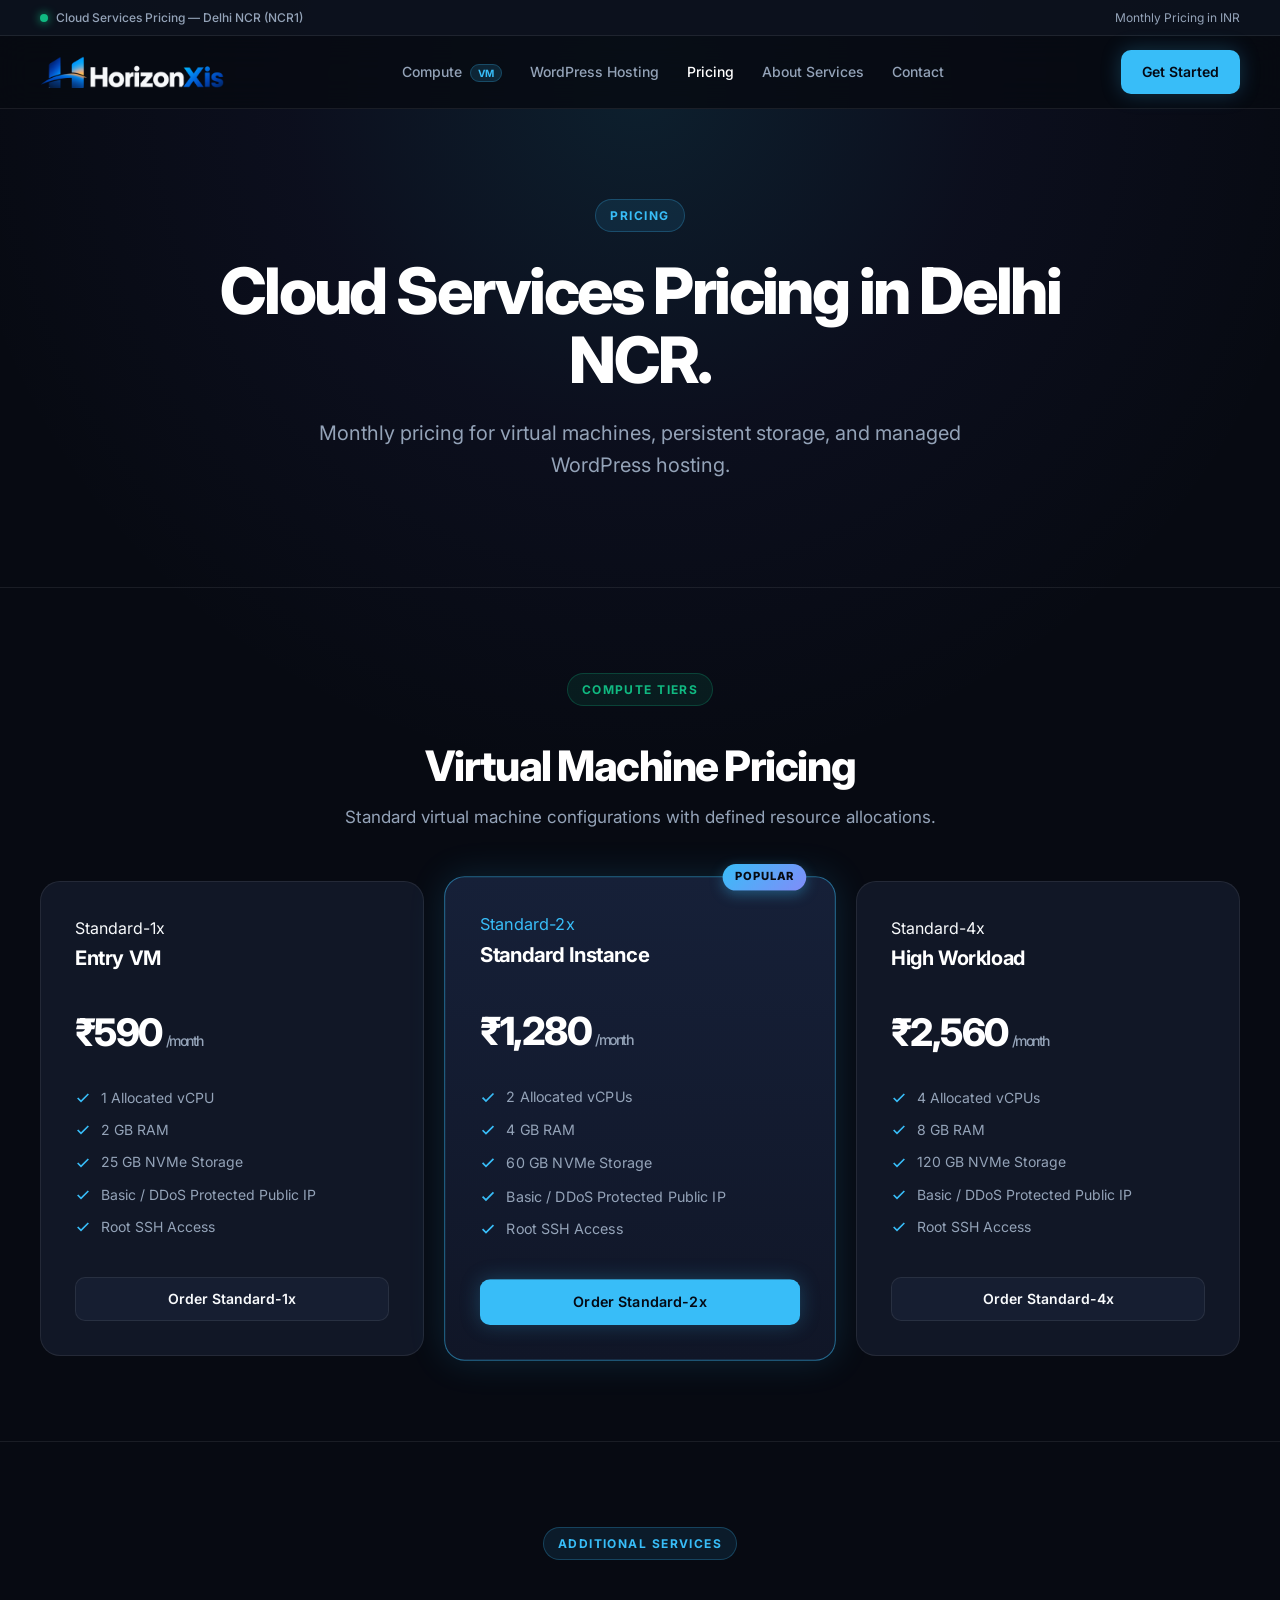
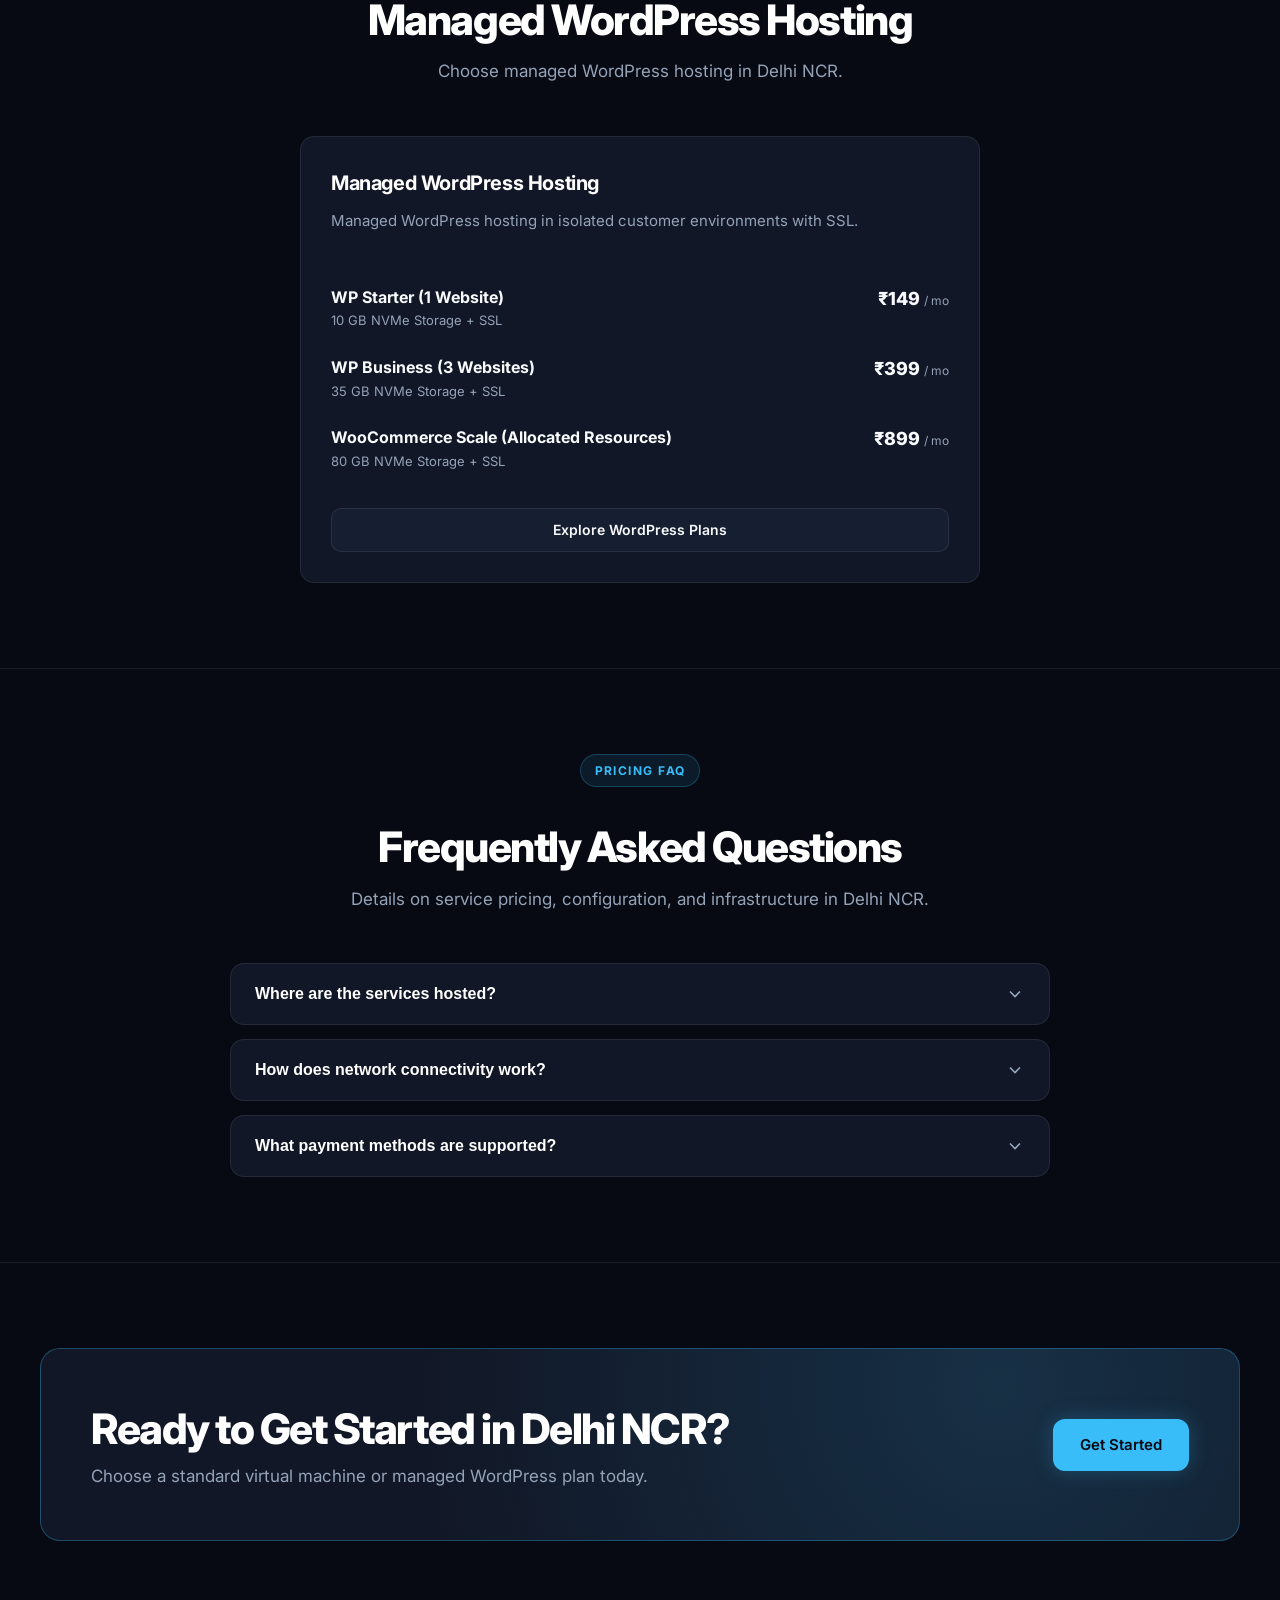
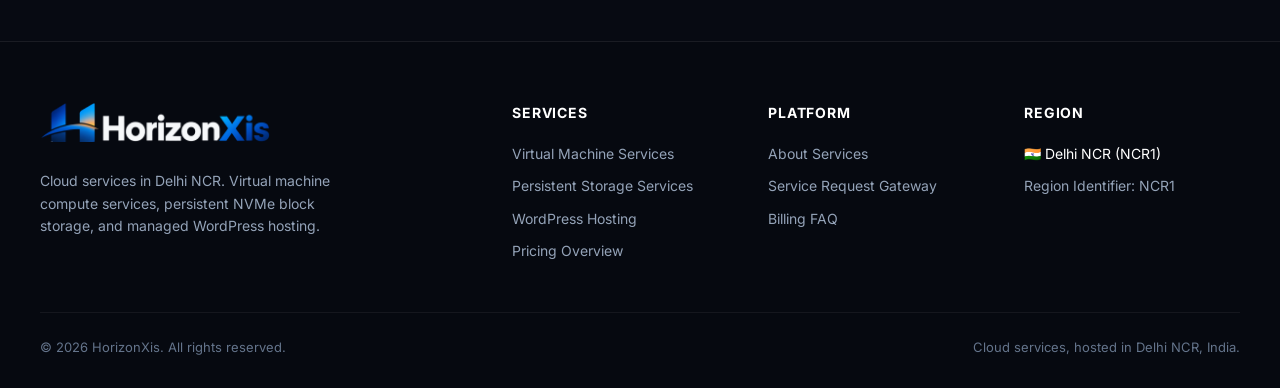
<file: pricing.html>
<!doctype html>
<html lang="en">
<head>
  <meta charset="utf-8">
  <meta name="viewport" content="width=device-width, initial-scale=1">
  <title>Cloud Services Pricing | HorizonXis</title>
  <meta name="description" content="Monthly pricing for virtual machines, persistent storage, and managed WordPress hosting in Delhi NCR.">
  <link rel="stylesheet" href="assets/css/style.css">
</head>
<body>

  <!-- Top System Status Strip -->
  <div class="status-bar">
    <div class="container status-bar-inner">
      <div class="status-pill">
        <span class="status-dot"></span>
        <span>Cloud Services Pricing — Delhi NCR (NCR1)</span>
      </div>
      <div>Monthly Pricing in INR</div>
    </div>
  </div>

  <!-- Header Navigation -->
  <header class="nav">
    <div class="container nav-inner">
      <a class="brand" href="index.html">
        <img src="assets/logo-dark-theme.png" alt="HorizonXis" class="brand-logo-img">
      </a>

      <nav class="nav-links">
        <a href="compute.html" class="nav-link">Compute <span class="nav-badge">VM</span></a>
        <a href="hosting.html" class="nav-link">WordPress Hosting</a>
        <a href="pricing.html" class="nav-link active">Pricing</a>
        <a href="about.html" class="nav-link">About Services</a>
        <a href="contact.html" class="nav-link">Contact</a>
      </nav>

      <div class="nav-actions">
        <a class="btn btn-primary" href="contact.html">Get Started</a>
        <button class="mobile-toggle" aria-label="Open Navigation Menu">
          <svg width="22" height="22" viewBox="0 0 24 24" fill="none" stroke="currentColor" stroke-width="2">
            <line x1="4" x2="20" y1="12" y2="12"></line>
            <line x1="4" x2="20" y1="6" y2="6"></line>
            <line x1="4" x2="20" y1="18" y2="18"></line>
          </svg>
        </button>
      </div>
    </div>
  </header>

  <!-- Mobile Drawer -->
  <div class="mobile-drawer">
    <div class="mobile-drawer-header">
      <a class="brand" href="index.html">
        <img src="assets/logo-dark-theme.png" alt="HorizonXis" class="brand-logo-img">
      </a>
      <button class="mobile-drawer-close" aria-label="Close menu">
        <svg width="24" height="24" viewBox="0 0 24 24" fill="none" stroke="currentColor" stroke-width="2">
          <line x1="18" y1="6" x2="6" y2="18"></line>
          <line x1="6" y1="6" x2="18" y2="18"></line>
        </svg>
      </button>
    </div>
    <div class="mobile-drawer-links">
      <a href="compute.html">Virtual Machine Services</a>
      <a href="hosting.html">Managed WordPress Hosting</a>
      <a href="hosting.html">Managed WordPress Hosting</a>
      <a href="pricing.html" style="color:#fff;">Pricing Overview</a>
      <a href="about.html">About Services</a>
      <a href="contact.html">Request / Contact</a>
    </div>
    <div style="margin-top:auto;">
      <a class="btn btn-primary" style="width:100%;" href="contact.html">Get Started</a>
    </div>
  </div>
  <div class="drawer-backdrop"></div>

  <main>
    <!-- Hero -->
    <section class="hero">
      <div class="container hero-content">
        <div class="eyebrow">Pricing</div>
        <h1>Cloud Services Pricing in Delhi NCR.</h1>
        <p class="hero-desc">Monthly pricing for virtual machines, persistent storage, and managed WordPress hosting.</p>
      </div>
    </section>

    <!-- VM Pricing Table -->
    <section class="section" id="compute-pricing">
      <div class="container">
        <div class="section-head">
          <div class="eyebrow eyebrow-emerald">Compute Tiers</div>
          <h2>Virtual Machine Pricing</h2>
          <p class="section-sub">Standard virtual machine configurations with defined resource allocations.</p>
        </div>

        <div class="grid-3">
          <!-- Standard-1 -->
          <div class="price-card">
            <span class="tag" style="align-self:flex-start;">Standard-1x</span>
            <h3>Entry VM</h3>
            <div class="price-val">₹590<small>/month</small></div>
            <ul class="feature-list">
              <li><svg width="16" height="16" viewBox="0 0 24 24" fill="none" stroke="currentColor" stroke-width="2.5"><polyline points="20 6 9 17 4 12"></polyline></svg> 1 Allocated vCPU</li>
              <li><svg width="16" height="16" viewBox="0 0 24 24" fill="none" stroke="currentColor" stroke-width="2.5"><polyline points="20 6 9 17 4 12"></polyline></svg> 2 GB RAM</li>
              <li><svg width="16" height="16" viewBox="0 0 24 24" fill="none" stroke="currentColor" stroke-width="2.5"><polyline points="20 6 9 17 4 12"></polyline></svg> 25 GB NVMe Storage</li>
              <li><svg width="16" height="16" viewBox="0 0 24 24" fill="none" stroke="currentColor" stroke-width="2.5"><polyline points="20 6 9 17 4 12"></polyline></svg> Basic / DDoS Protected Public IP</li>
              <li><svg width="16" height="16" viewBox="0 0 24 24" fill="none" stroke="currentColor" stroke-width="2.5"><polyline points="20 6 9 17 4 12"></polyline></svg> Root SSH Access</li>
            </ul>
            <div style="margin-top:auto;padding-top:14px;">
              <a class="btn btn-secondary" style="width:100%;" href="contact.html?service=Virtual+Machine+Service&plan=Standard-1x&price=₹590/mo">Order Standard-1x</a>
            </div>
          </div>

          <!-- Standard-2 (Featured) -->
          <div class="price-card featured">
            <span class="badge-popular">Popular</span>
            <span class="tag" style="align-self:flex-start;border-color:var(--accent);color:var(--accent);">Standard-2x</span>
            <h3>Standard Instance</h3>
            <div class="price-val">₹1,280<small>/month</small></div>
            <ul class="feature-list">
              <li><svg width="16" height="16" viewBox="0 0 24 24" fill="none" stroke="currentColor" stroke-width="2.5"><polyline points="20 6 9 17 4 12"></polyline></svg> 2 Allocated vCPUs</li>
              <li><svg width="16" height="16" viewBox="0 0 24 24" fill="none" stroke="currentColor" stroke-width="2.5"><polyline points="20 6 9 17 4 12"></polyline></svg> 4 GB RAM</li>
              <li><svg width="16" height="16" viewBox="0 0 24 24" fill="none" stroke="currentColor" stroke-width="2.5"><polyline points="20 6 9 17 4 12"></polyline></svg> 60 GB NVMe Storage</li>
              <li><svg width="16" height="16" viewBox="0 0 24 24" fill="none" stroke="currentColor" stroke-width="2.5"><polyline points="20 6 9 17 4 12"></polyline></svg> Basic / DDoS Protected Public IP</li>
              <li><svg width="16" height="16" viewBox="0 0 24 24" fill="none" stroke="currentColor" stroke-width="2.5"><polyline points="20 6 9 17 4 12"></polyline></svg> Root SSH Access</li>
            </ul>
            <div style="margin-top:auto;padding-top:14px;">
              <a class="btn btn-primary" style="width:100%;" href="contact.html?service=Virtual+Machine+Service&plan=Standard-2x&price=₹1,280/mo">Order Standard-2x</a>
            </div>
          </div>

          <!-- Standard-4 -->
          <div class="price-card">
            <span class="tag" style="align-self:flex-start;">Standard-4x</span>
            <h3>High Workload</h3>
            <div class="price-val">₹2,560<small>/month</small></div>
            <ul class="feature-list">
              <li><svg width="16" height="16" viewBox="0 0 24 24" fill="none" stroke="currentColor" stroke-width="2.5"><polyline points="20 6 9 17 4 12"></polyline></svg> 4 Allocated vCPUs</li>
              <li><svg width="16" height="16" viewBox="0 0 24 24" fill="none" stroke="currentColor" stroke-width="2.5"><polyline points="20 6 9 17 4 12"></polyline></svg> 8 GB RAM</li>
              <li><svg width="16" height="16" viewBox="0 0 24 24" fill="none" stroke="currentColor" stroke-width="2.5"><polyline points="20 6 9 17 4 12"></polyline></svg> 120 GB NVMe Storage</li>
              <li><svg width="16" height="16" viewBox="0 0 24 24" fill="none" stroke="currentColor" stroke-width="2.5"><polyline points="20 6 9 17 4 12"></polyline></svg> Basic / DDoS Protected Public IP</li>
              <li><svg width="16" height="16" viewBox="0 0 24 24" fill="none" stroke="currentColor" stroke-width="2.5"><polyline points="20 6 9 17 4 12"></polyline></svg> Root SSH Access</li>
            </ul>
            <div style="margin-top:auto;padding-top:14px;">
              <a class="btn btn-secondary" style="width:100%;" href="contact.html?service=Virtual+Machine+Service&plan=Standard-4x&price=₹2,560/mo">Order Standard-4x</a>
            </div>
          </div>
        </div>
      </div>
    </section>

    <!-- Additional Services Pricing -->
    <section class="section">
      <div class="container">
        <div class="section-head">
          <div class="eyebrow">Additional Services</div>
          <h2>Managed WordPress Hosting</h2>
          <p class="section-sub">Choose managed WordPress hosting in Delhi NCR.</p>
        </div>

        <div style="max-width:680px;margin:0 auto;">
          <!-- Managed WordPress Pricing Table -->
          <div class="card">
            <h3>Managed WordPress Hosting</h3>
            <p>Managed WordPress hosting in isolated customer environments with SSL.</p>
            <div style="margin-top:20px;">
              <div style="display:flex;justify-content:space-between;padding:12px 0;border-bottom:1px solid var(--border);">
                <div>
                  <div style="font-weight:700;">WP Starter (1 Website)</div>
                  <div style="font-size:13px;color:var(--text-muted);">10 GB NVMe Storage + SSL</div>
                </div>
                <div style="font-weight:800;font-size:18px;">₹149 <small style="font-size:12px;color:var(--text-muted);font-weight:400;">/ mo</small></div>
              </div>
              <div style="display:flex;justify-content:space-between;padding:12px 0;border-bottom:1px solid var(--border);">
                <div>
                  <div style="font-weight:700;">WP Business (3 Websites)</div>
                  <div style="font-size:13px;color:var(--text-muted);">35 GB NVMe Storage + SSL</div>
                </div>
                <div style="font-weight:800;font-size:18px;">₹399 <small style="font-size:12px;color:var(--text-muted);font-weight:400;">/ mo</small></div>
              </div>
              <div style="display:flex;justify-content:space-between;padding:12px 0;border-bottom:1px solid var(--border);">
                <div>
                  <div style="font-weight:700;">WooCommerce Scale (Allocated Resources)</div>
                  <div style="font-size:13px;color:var(--text-muted);">80 GB NVMe Storage + SSL</div>
                </div>
                <div style="font-weight:800;font-size:18px;">₹899 <small style="font-size:12px;color:var(--text-muted);font-weight:400;">/ mo</small></div>
              </div>
            </div>
            <div style="margin-top:24px;">
              <a class="btn btn-secondary" style="width:100%;" href="hosting.html">Explore WordPress Plans</a>
            </div>
          </div>
        </div>
      </div>
    </section>

    <!-- FAQ Section -->
    <section class="section" id="faq">
      <div class="container">
        <div class="section-head">
          <div class="eyebrow">Pricing FAQ</div>
          <h2>Frequently Asked Questions</h2>
          <p class="section-sub">Details on service pricing, configuration, and infrastructure in Delhi NCR.</p>
        </div>

        <div class="faq-grid">
          <div class="faq-item">
            <button class="faq-question">
              <span>Where are the services hosted?</span>
              <svg class="faq-chevron" width="20" height="20" viewBox="0 0 24 24" fill="none" stroke="currentColor" stroke-width="2">
                <polyline points="6 9 12 15 18 9"></polyline>
              </svg>
            </button>
            <div class="faq-answer">
              All services are hosted in Delhi NCR, India (Region: NCR1).
            </div>
          </div>

          <div class="faq-item">
            <button class="faq-question">
              <span>How does network connectivity work?</span>
              <svg class="faq-chevron" width="20" height="20" viewBox="0 0 24 24" fill="none" stroke="currentColor" stroke-width="2">
                <polyline points="6 9 12 15 18 9"></polyline>
              </svg>
            </button>
            <div class="faq-answer">
              All instances include public IP connectivity. Infrastructure is hosted in Delhi NCR, India.
            </div>
          </div>

          <div class="faq-item">
            <button class="faq-question">
              <span>What payment methods are supported?</span>
              <svg class="faq-chevron" width="20" height="20" viewBox="0 0 24 24" fill="none" stroke="currentColor" stroke-width="2">
                <polyline points="6 9 12 15 18 9"></polyline>
              </svg>
            </button>
            <div class="faq-answer">
              All pricing is listed in Indian Rupees (₹ INR). We support UPI, domestic credit/debit cards, and NetBanking.
            </div>
          </div>
        </div>
      </div>
    </section>

    <!-- CTA -->
    <section class="section" style="padding-bottom:100px;">
      <div class="container">
        <div class="cta-banner">
          <div>
            <h2>Ready to Get Started in Delhi NCR?</h2>
            <p class="section-sub">Choose a standard virtual machine or managed WordPress plan today.</p>
          </div>
          <a class="btn btn-primary btn-lg" href="contact.html">Get Started</a>
        </div>
      </div>
    </section>
  </main>

  <!-- Footer -->
  <footer class="footer">
    <div class="container">
      <div class="footer-grid">
        <div class="footer-brand">
          <a class="brand" href="index.html">
            <img src="assets/logo-dark-theme.png" alt="HorizonXis" class="footer-logo-img">
          </a>
          <p>Cloud services in Delhi NCR. Virtual machine compute services, persistent NVMe block storage, and managed WordPress hosting.</p>
        </div>

        <div class="footer-col">
          <h4>Services</h4>
          <ul class="footer-links">
            <li><a href="compute.html">Virtual Machine Services</a></li>
            <li><a href="contact.html?service=Persistent+Storage+Service">Persistent Storage Services</a></li>
            <li><a href="hosting.html">WordPress Hosting</a></li>
            <li><a href="pricing.html">Pricing Overview</a></li>
          </ul>
        </div>

        <div class="footer-col">
          <h4>Platform</h4>
          <ul class="footer-links">
            <li><a href="about.html">About Services</a></li>
            <li><a href="contact.html">Service Request Gateway</a></li>
            <li><a href="pricing.html#faq">Billing FAQ</a></li>
          </ul>
        </div>

        <div class="footer-col">
          <h4>Region</h4>
          <ul class="footer-links">
            <li><span style="color:#fff;">🇮🇳 Delhi NCR (NCR1)</span></li>
            <li><span>Region Identifier: NCR1</span></li>
          </ul>
        </div>
      </div>

      <div class="footer-bottom">
        <div>© 2026 HorizonXis. All rights reserved.</div>
        <div>Cloud services, hosted in Delhi NCR, India.</div>
      </div>
    </div>
  </footer>

  <script src="assets/js/main.js"></script>
</body>
</html>
</file>
<file: assets/css/style.css>
@import url('https://fonts.googleapis.com/css2?family=Inter:wght@300;400;500;600;700;800&family=JetBrains+Mono:wght@400;500;600&display=swap');

:root {
  --bg: #070a12;
  --bg-subtle: #0c111d;
  --panel: #111726;
  --panel-elevated: #161e31;
  --panel-border: rgba(255, 255, 255, 0.08);
  --panel-border-hover: rgba(56, 189, 248, 0.4);
  --text: #f8fafc;
  --text-muted: #94a3b8;
  --text-dim: #64748b;
  --accent: #38bdf8;
  --accent-hover: #0ea5e9;
  --accent-glow: rgba(56, 189, 248, 0.15);
  --accent-gradient: linear-gradient(135deg, #38bdf8 0%, #818cf8 100%);
  --emerald: #10b981;
  --emerald-glow: rgba(16, 185, 129, 0.15);
  --violet: #a855f7;
  --font-sans: 'Inter', -apple-system, BlinkMacSystemFont, 'Segoe UI', Roboto, sans-serif;
  --font-mono: 'JetBrains Mono', monospace;
  --max-w: 1200px;
  --radius-sm: 8px;
  --radius: 14px;
  --radius-lg: 20px;
  --transition: all 0.2s cubic-bezier(0.16, 1, 0.3, 1);
}

*, *::before, *::after {
  box-sizing: border-box;
  margin: 0;
  padding: 0;
}

html {
  scroll-behavior: smooth;
  color-scheme: dark;
}

body {
  font-family: var(--font-sans);
  background-color: var(--bg);
  color: var(--text);
  line-height: 1.6;
  -webkit-font-smoothing: antialiased;
  overflow-x: hidden;
  position: relative;
}

/* Background Atmosphere */
body::before {
  content: "";
  position: absolute;
  top: 0;
  left: 50%;
  transform: translateX(-50%);
  width: 100vw;
  height: 850px;
  background: radial-gradient(circle at 50% 10%, rgba(56, 189, 248, 0.12) 0%, rgba(99, 102, 241, 0.05) 35%, transparent 70%);
  pointer-events: none;
  z-index: -1;
}

a {
  color: inherit;
  text-decoration: none;
  transition: var(--transition);
}

/* Container */
.container {
  width: min(var(--max-w), calc(100% - 48px));
  margin: 0 auto;
}

/* Top Banner / System Status */
.status-bar {
  background: rgba(12, 17, 29, 0.95);
  border-bottom: 1px solid var(--panel-border);
  padding: 8px 0;
  font-size: 12px;
  color: var(--text-muted);
}
.status-bar-inner {
  display: flex;
  justify-content: space-between;
  align-items: center;
  gap: 16px;
}
.status-pill {
  display: inline-flex;
  align-items: center;
  gap: 8px;
  font-weight: 500;
}
.status-dot {
  width: 8px;
  height: 8px;
  border-radius: 50%;
  background: var(--emerald);
  box-shadow: 0 0 10px var(--emerald);
  animation: pulse 2.5s infinite;
}
@keyframes pulse {
  0%, 100% { opacity: 1; transform: scale(1); }
  50% { opacity: 0.6; transform: scale(0.9); }
}

/* Navigation */
.nav {
  position: sticky;
  top: 0;
  z-index: 50;
  background: rgba(7, 10, 18, 0.82);
  backdrop-filter: blur(16px);
  -webkit-backdrop-filter: blur(16px);
  border-bottom: 1px solid var(--panel-border);
}
.nav-inner {
  height: 72px;
  display: flex;
  align-items: center;
  justify-content: space-between;
  gap: 24px;
}
.brand {
  display: inline-flex;
  align-items: center;
  gap: 10px;
  font-size: 20px;
  font-weight: 800;
  letter-spacing: -0.03em;
  color: #fff;
}
.brand-logo-img {
  height: 32px;
  width: auto;
  max-width: 190px;
  object-fit: contain;
  display: block;
}
.footer-logo-img {
  height: 40px;
  width: auto;
  max-width: 240px;
  object-fit: contain;
  display: block;
  margin-bottom: 14px;
}
.brand-icon {
  width: 34px;
  height: 34px;
  background: var(--accent-gradient);
  border-radius: 10px;
  display: flex;
  align-items: center;
  justify-content: center;
  color: #070a12;
  box-shadow: 0 0 20px rgba(56, 189, 248, 0.3);
}
.brand-name span {
  color: var(--accent);
}

.nav-links {
  display: flex;
  align-items: center;
  gap: 28px;
  font-size: 14px;
  font-weight: 500;
  color: var(--text-muted);
}
.nav-links a:hover,
.nav-links a.active {
  color: #fff;
}
.nav-badge {
  font-size: 10px;
  font-weight: 700;
  text-transform: uppercase;
  background: rgba(56, 189, 248, 0.15);
  color: var(--accent);
  padding: 2px 7px;
  border-radius: 99px;
  margin-left: 4px;
  border: 1px solid rgba(56, 189, 248, 0.25);
}

.nav-actions {
  display: flex;
  align-items: center;
  gap: 14px;
}

/* Mobile Toggle */
.mobile-toggle {
  display: none;
  background: none;
  border: 1px solid var(--panel-border);
  color: var(--text);
  padding: 8px;
  border-radius: var(--radius-sm);
  cursor: pointer;
}
.mobile-toggle svg {
  display: block;
}

/* Mobile Drawer */
.mobile-drawer {
  position: fixed;
  top: 0;
  right: -100%;
  width: min(320px, 85vw);
  height: 100vh;
  background: #0d1322;
  border-left: 1px solid var(--panel-border);
  z-index: 100;
  padding: 24px;
  display: flex;
  flex-direction: column;
  gap: 24px;
  transition: right 0.3s cubic-bezier(0.16, 1, 0.3, 1);
  box-shadow: -10px 0 30px rgba(0, 0, 0, 0.6);
}
.mobile-drawer.open {
  right: 0;
}
.mobile-drawer-header {
  display: flex;
  justify-content: space-between;
  align-items: center;
}
.mobile-drawer-close {
  background: none;
  border: none;
  color: var(--text-muted);
  cursor: pointer;
  padding: 6px;
}
.mobile-drawer-links {
  display: flex;
  flex-direction: column;
  gap: 18px;
  font-size: 16px;
  font-weight: 500;
}
.mobile-drawer-links a {
  padding: 8px 0;
  border-bottom: 1px solid rgba(255, 255, 255, 0.05);
}
.drawer-backdrop {
  position: fixed;
  inset: 0;
  background: rgba(0, 0, 0, 0.65);
  backdrop-filter: blur(4px);
  z-index: 90;
  opacity: 0;
  pointer-events: none;
  transition: opacity 0.3s ease;
}
.drawer-backdrop.active {
  opacity: 1;
  pointer-events: auto;
}

/* Buttons */
.btn {
  display: inline-flex;
  align-items: center;
  justify-content: center;
  gap: 8px;
  padding: 10px 20px;
  font-size: 14px;
  font-weight: 600;
  border-radius: 10px;
  cursor: pointer;
  transition: var(--transition);
  border: 1px solid transparent;
  white-space: nowrap;
}
.btn-primary {
  background: var(--accent);
  color: #040914;
  box-shadow: 0 0 20px rgba(56, 189, 248, 0.25);
}
.btn-primary:hover {
  background: #7dd3fc;
  box-shadow: 0 0 25px rgba(56, 189, 248, 0.45);
  transform: translateY(-1px);
}
.btn-secondary {
  background: var(--panel-elevated);
  border-color: var(--panel-border);
  color: var(--text);
}
.btn-secondary:hover {
  border-color: rgba(255, 255, 255, 0.2);
  background: #1c273e;
  transform: translateY(-1px);
}
.btn-outline {
  background: transparent;
  border-color: var(--panel-border);
  color: var(--text-muted);
}
.btn-outline:hover {
  border-color: var(--accent);
  color: #fff;
}
.btn-sm {
  padding: 7px 14px;
  font-size: 13px;
  border-radius: var(--radius-sm);
}
.btn-lg {
  padding: 13px 26px;
  font-size: 15px;
  border-radius: 12px;
}

/* Hero Section */
.hero {
  padding: 90px 0 70px;
  position: relative;
  text-align: center;
}
.hero-content {
  max-width: 860px;
  margin: 0 auto;
}
.eyebrow {
  display: inline-flex;
  align-items: center;
  gap: 8px;
  font-size: 12px;
  font-weight: 700;
  text-transform: uppercase;
  letter-spacing: 0.12em;
  color: var(--accent);
  background: rgba(56, 189, 248, 0.1);
  padding: 6px 14px;
  border-radius: 99px;
  border: 1px solid rgba(56, 189, 248, 0.25);
  margin-bottom: 24px;
}
.eyebrow-emerald {
  color: var(--emerald);
  background: rgba(16, 185, 129, 0.1);
  border-color: rgba(16, 185, 129, 0.25);
}
h1 {
  font-size: clamp(38px, 6vw, 64px);
  font-weight: 800;
  line-height: 1.08;
  letter-spacing: -0.04em;
  margin-bottom: 22px;
  color: #fff;
}
.gradient-text {
  background: var(--accent-gradient);
  -webkit-background-clip: text;
  -webkit-text-fill-color: transparent;
}
.hero-desc {
  font-size: clamp(17px, 2.5vw, 20px);
  color: var(--text-muted);
  max-width: 720px;
  margin: 0 auto 36px;
  line-height: 1.6;
}
.hero-actions {
  display: flex;
  align-items: center;
  justify-content: center;
  gap: 16px;
  flex-wrap: wrap;
  margin-bottom: 48px;
}

/* Metrics / Trust Bar */
.metrics-strip {
  display: grid;
  grid-template-columns: repeat(4, 1fr);
  gap: 16px;
  background: rgba(17, 23, 38, 0.7);
  backdrop-filter: blur(12px);
  border: 1px solid var(--panel-border);
  border-radius: var(--radius-lg);
  padding: 24px;
  max-width: 1040px;
  margin: 0 auto 40px;
}
.metric-item {
  display: flex;
  flex-direction: column;
  gap: 4px;
  text-align: left;
  border-left: 2px solid var(--panel-border);
  padding-left: 18px;
}
.metric-item:first-child {
  border-left: none;
  padding-left: 0;
}
.metric-val {
  font-size: 28px;
  font-weight: 800;
  color: #fff;
  letter-spacing: -0.03em;
  font-family: var(--font-mono);
}
.metric-label {
  font-size: 13px;
  color: var(--text-muted);
}

/* Sections */
.section {
  padding: 85px 0;
  border-top: 1px solid var(--panel-border);
  position: relative;
}
.section-head {
  text-align: center;
  max-width: 720px;
  margin: 0 auto 50px;
}
.section-head.left {
  text-align: left;
  margin: 0 0 40px;
}
h2 {
  font-size: clamp(28px, 4vw, 42px);
  font-weight: 800;
  letter-spacing: -0.035em;
  line-height: 1.15;
  margin: 12px 0 14px;
  color: #fff;
}
h3 {
  font-size: 20px;
  font-weight: 700;
  letter-spacing: -0.02em;
  margin-bottom: 10px;
  color: #fff;
}
.section-sub {
  font-size: 17px;
  color: var(--text-muted);
}

/* Grids & Cards */
.grid-3 {
  display: grid;
  grid-template-columns: repeat(3, 1fr);
  gap: 24px;
}
.grid-2 {
  display: grid;
  grid-template-columns: repeat(2, 1fr);
  gap: 24px;
}
.grid-4 {
  display: grid;
  grid-template-columns: repeat(4, 1fr);
  gap: 20px;
}

.card {
  background: var(--panel);
  border: 1px solid var(--panel-border);
  border-radius: var(--radius);
  padding: 30px;
  position: relative;
  transition: var(--transition);
  display: flex;
  flex-direction: column;
}
.card:hover {
  border-color: var(--panel-border-hover);
  background: var(--panel-elevated);
  transform: translateY(-3px);
  box-shadow: 0 16px 36px rgba(0, 0, 0, 0.4);
}
.card-icon {
  width: 48px;
  height: 48px;
  border-radius: 12px;
  background: rgba(56, 189, 248, 0.1);
  border: 1px solid rgba(56, 189, 248, 0.2);
  color: var(--accent);
  display: flex;
  align-items: center;
  justify-content: center;
  margin-bottom: 22px;
}
.card-icon.emerald {
  background: rgba(16, 185, 129, 0.1);
  border-color: rgba(16, 185, 129, 0.2);
  color: var(--emerald);
}
.card-icon.violet {
  background: rgba(168, 85, 247, 0.1);
  border-color: rgba(168, 85, 247, 0.2);
  color: var(--violet);
}
.card p {
  color: var(--text-muted);
  font-size: 15px;
  line-height: 1.6;
  margin-bottom: 20px;
}
.card-footer {
  margin-top: auto;
  padding-top: 18px;
  border-top: 1px solid rgba(255, 255, 255, 0.06);
  display: flex;
  align-items: center;
  justify-content: space-between;
}

/* Feature List */
.feature-list {
  list-style: none;
  margin: 18px 0 24px;
  display: flex;
  flex-direction: column;
  gap: 10px;
}
.feature-list li {
  display: flex;
  align-items: center;
  gap: 10px;
  font-size: 14px;
  color: var(--text-muted);
}
.feature-list li svg {
  color: var(--accent);
  flex-shrink: 0;
}

/* Pricing Card Styles */
.price-card {
  position: relative;
  background: var(--panel);
  border: 1px solid var(--panel-border);
  border-radius: var(--radius-lg);
  padding: 34px;
  display: flex;
  flex-direction: column;
  transition: var(--transition);
}
.price-card.featured {
  background: linear-gradient(180deg, #162038 0%, #101627 100%);
  border-color: rgba(56, 189, 248, 0.5);
  box-shadow: 0 0 35px rgba(56, 189, 248, 0.15);
  transform: scale(1.02);
}
.price-card:hover {
  border-color: var(--panel-border-hover);
  transform: translateY(-4px);
}
.badge-popular {
  position: absolute;
  top: -13px;
  right: 28px;
  background: var(--accent-gradient);
  color: #070a12;
  font-size: 11px;
  font-weight: 800;
  text-transform: uppercase;
  letter-spacing: 0.08em;
  padding: 4px 12px;
  border-radius: 99px;
  box-shadow: 0 4px 12px rgba(56, 189, 248, 0.35);
}
.price-val {
  font-size: 38px;
  font-weight: 800;
  color: #fff;
  letter-spacing: -0.04em;
  margin: 18px 0 6px;
  display: flex;
  align-items: baseline;
  gap: 4px;
}
.price-val small {
  font-size: 14px;
  font-weight: 500;
  color: var(--text-muted);
}
.price-hourly {
  font-size: 13px;
  font-family: var(--font-mono);
  color: var(--accent);
  margin-bottom: 20px;
}

/* Interactive Configurator Component */
.configurator-wrapper {
  background: linear-gradient(180deg, #0e1629 0%, #090e1b 100%);
  border: 1px solid rgba(56, 189, 248, 0.25);
  border-radius: var(--radius-lg);
  padding: 40px;
  box-shadow: 0 20px 50px rgba(0, 0, 0, 0.5);
  position: relative;
  overflow: hidden;
  box-sizing: border-box;
  width: 100%;
  max-width: 100%;
}
.configurator-wrapper::after {
  content: "";
  position: absolute;
  top: -60px;
  right: -60px;
  width: 250px;
  height: 250px;
  background: radial-gradient(circle, rgba(56, 189, 248, 0.12) 0%, transparent 70%);
  pointer-events: none;
}
.configurator-grid {
  display: grid;
  grid-template-columns: 1.4fr 1fr;
  gap: 40px;
  align-items: center;
  min-width: 0;
  width: 100%;
}
.configurator-grid > * {
  min-width: 0;
  max-width: 100%;
}
.config-controls {
  min-width: 0;
  max-width: 100%;
  width: 100%;
}

/* Mobile Live Price Banner */
.mobile-price-banner {
  display: none;
}

.slider-group {
  margin-bottom: 24px;
  min-width: 0;
  width: 100%;
  max-width: 100%;
  box-sizing: border-box;
}
.slider-header {
  display: flex;
  justify-content: space-between;
  align-items: center;
  margin-bottom: 10px;
  font-size: 14px;
  font-weight: 600;
  color: #e2e8f0;
  min-width: 0;
  gap: 8px;
}
.slider-value-badge {
  font-family: var(--font-mono);
  font-size: 14px;
  color: var(--accent);
  background: rgba(56, 189, 248, 0.12);
  border: 1px solid rgba(56, 189, 248, 0.3);
  padding: 3px 10px;
  border-radius: 6px;
  letter-spacing: -0.01em;
  flex-shrink: 0;
  white-space: nowrap;
}
.custom-range {
  width: 100%;
  height: 28px;
  background: transparent !important;
  border: none !important;
  padding: 0 !important;
  margin: 4px 0 0 !important;
  outline: none;
  -webkit-appearance: none;
  appearance: none;
  cursor: pointer;
  touch-action: pan-y;
  display: block;
  box-shadow: none !important;
}
.custom-range:focus {
  outline: none;
  box-shadow: none !important;
}
.custom-range::-webkit-slider-runnable-track {
  width: 100%;
  height: 8px;
  background: #1c273e;
  border-radius: 99px;
  border: 1px solid rgba(255, 255, 255, 0.08);
}
.custom-range::-moz-range-track {
  width: 100%;
  height: 8px;
  background: #1c273e;
  border-radius: 99px;
  border: 1px solid rgba(255, 255, 255, 0.08);
}
.custom-range::-webkit-slider-thumb {
  -webkit-appearance: none;
  appearance: none;
  width: 24px;
  height: 24px;
  border-radius: 50%;
  background: var(--accent);
  cursor: pointer;
  box-shadow: 0 0 14px rgba(56, 189, 248, 0.7);
  border: 2px solid #fff;
  margin-top: -8px; /* (8px track - 24px thumb) / 2 = -8px */
  transition: transform 0.15s ease, box-shadow 0.15s ease;
}
.custom-range::-moz-range-thumb {
  width: 24px;
  height: 24px;
  border-radius: 50%;
  background: var(--accent);
  cursor: pointer;
  box-shadow: 0 0 14px rgba(56, 189, 248, 0.7);
  border: 2px solid #fff;
}
.custom-range::-webkit-slider-thumb:hover,
.custom-range:active::-webkit-slider-thumb {
  transform: scale(1.15);
  box-shadow: 0 0 20px rgba(56, 189, 248, 0.95);
}
.slider-scale {
  display: flex;
  justify-content: space-between;
  font-size: 11px;
  color: var(--text-dim);
  margin-top: 6px;
  font-family: var(--font-mono);
  min-width: 0;
  width: 100%;
  box-sizing: border-box;
}
.slider-scale span {
  flex-shrink: 0;
}

.os-selector-grid {
  display: grid;
  grid-template-columns: repeat(4, minmax(0, 1fr));
  gap: 10px;
  margin-top: 10px;
  min-width: 0;
  width: 100%;
  box-sizing: border-box;
}
.os-btn {
  background: #151d30;
  border: 1px solid var(--panel-border);
  color: var(--text-muted);
  border-radius: var(--radius-sm);
  padding: 10px 8px;
  font-size: 12px;
  font-weight: 600;
  cursor: pointer;
  transition: var(--transition);
  text-align: center;
  min-width: 0;
  box-sizing: border-box;
  overflow: hidden;
  text-overflow: ellipsis;
  white-space: nowrap;
}
.os-btn:hover,
.os-btn.active {
  background: rgba(56, 189, 248, 0.15);
  border-color: var(--accent);
  color: #fff;
}

.ip-selector-grid {
  display: grid;
  grid-template-columns: repeat(2, minmax(0, 1fr));
  gap: 10px;
  margin-top: 10px;
  min-width: 0;
  width: 100%;
  box-sizing: border-box;
}
.ip-btn {
  background: #151d30;
  border: 1px solid var(--panel-border);
  color: var(--text-muted);
  border-radius: var(--radius-sm);
  padding: 10px 12px;
  font-size: 12px;
  font-weight: 600;
  cursor: pointer;
  transition: var(--transition);
  text-align: center;
  min-width: 0;
  box-sizing: border-box;
  white-space: nowrap;
}
.ip-btn:hover,
.ip-btn.active {
  background: rgba(56, 189, 248, 0.15);
  border-color: var(--accent);
  color: #fff;
}

.config-summary-card {
  background: var(--panel-elevated);
  border: 1px solid var(--panel-border);
  border-radius: var(--radius);
  padding: 40px 32px;
  text-align: center;
  display: flex;
  flex-direction: column;
  gap: 24px;
  min-width: 0;
  max-width: 100%;
  box-sizing: border-box;
  overflow: hidden;
}
.config-summary-title {
  font-size: 13px;
  font-weight: 700;
  text-transform: uppercase;
  letter-spacing: 0.08em;
  color: var(--text-muted);
}
.config-summary-price {
  font-size: 46px;
  font-weight: 800;
  color: #fff;
  letter-spacing: -0.04em;
  line-height: 1;
}
.config-summary-price small {
  font-size: 16px;
  color: var(--text-muted);
  font-weight: 500;
}
.config-spec-pills {
  display: flex;
  flex-wrap: wrap;
  gap: 8px;
  justify-content: center;
  font-family: var(--font-mono);
  font-size: 13px;
  color: var(--text);
}
.config-pill {
  background: rgba(255, 255, 255, 0.05);
  padding: 4px 10px;
  border-radius: 6px;
  border: 1px solid rgba(255, 255, 255, 0.08);
}

/* FAQ Accordion */
.faq-grid {
  max-width: 820px;
  margin: 0 auto;
  display: flex;
  flex-direction: column;
  gap: 14px;
}
.faq-item {
  background: var(--panel);
  border: 1px solid var(--panel-border);
  border-radius: var(--radius);
  overflow: hidden;
  transition: var(--transition);
}
.faq-item:hover {
  border-color: rgba(255, 255, 255, 0.15);
}
.faq-question {
  width: 100%;
  text-align: left;
  background: none;
  border: none;
  padding: 20px 24px;
  font-size: 16px;
  font-weight: 600;
  color: #fff;
  cursor: pointer;
  display: flex;
  justify-content: space-between;
  align-items: center;
  gap: 16px;
}
.faq-chevron {
  transition: transform 0.25s ease;
  color: var(--text-muted);
  flex-shrink: 0;
}
.faq-item.active .faq-chevron {
  transform: rotate(180deg);
  color: var(--accent);
}
.faq-answer {
  max-height: 0;
  overflow: hidden;
  transition: max-height 0.3s cubic-bezier(0.16, 1, 0.3, 1), padding 0.3s ease;
  color: var(--text-muted);
  font-size: 15px;
  line-height: 1.6;
  padding: 0 24px;
}
.faq-item.active .faq-answer {
  padding: 0 24px 22px;
}

/* CTA Banner */
.cta-banner {
  background: radial-gradient(circle at 80% 20%, rgba(56, 189, 248, 0.15) 0%, transparent 60%), #111726;
  border: 1px solid rgba(56, 189, 248, 0.3);
  border-radius: var(--radius-lg);
  padding: 50px;
  display: flex;
  justify-content: space-between;
  align-items: center;
  gap: 30px;
  flex-wrap: wrap;
}
.cta-banner h2 {
  margin: 6px 0 10px;
}

/* Form Styles */
.form-card {
  background: var(--panel);
  border: 1px solid var(--panel-border);
  border-radius: var(--radius-lg);
  padding: 40px;
  max-width: 760px;
  margin: 0 auto;
}
.form-grid {
  display: grid;
  grid-template-columns: repeat(2, 1fr);
  gap: 20px;
}
.form-group {
  display: flex;
  flex-direction: column;
  gap: 8px;
}
.form-group.full {
  grid-column: span 2;
}
label {
  font-size: 13px;
  font-weight: 600;
  color: #cbd5e1;
}
input:not([type="range"]), textarea, select {
  width: 100%;
  padding: 12px 16px;
  border-radius: 10px;
  border: 1px solid var(--panel-border);
  background: #090e1b;
  color: var(--text);
  font-family: inherit;
  font-size: 14px;
  transition: var(--transition);
}
input:not([type="range"]):focus, textarea:focus, select:focus {
  outline: none;
  border-color: var(--accent);
  box-shadow: 0 0 0 3px rgba(56, 189, 248, 0.15);
}
textarea {
  min-height: 120px;
  resize: vertical;
}
.selected-spec-box {
  background: rgba(56, 189, 248, 0.08);
  border: 1px solid rgba(56, 189, 248, 0.25);
  border-radius: 10px;
  padding: 14px 18px;
  margin-bottom: 24px;
  display: flex;
  justify-content: space-between;
  align-items: center;
  gap: 16px;
  flex-wrap: wrap;
}
.spec-box-label {
  font-size: 13px;
  color: var(--accent);
  font-weight: 700;
  text-transform: uppercase;
  letter-spacing: 0.05em;
}
.spec-box-detail {
  font-family: var(--font-mono);
  font-size: 14px;
  color: #fff;
}

/* Toast Notification */
.toast {
  position: fixed;
  bottom: 24px;
  right: 24px;
  background: #111a2e;
  border: 1px solid var(--accent);
  color: #fff;
  padding: 14px 22px;
  border-radius: var(--radius);
  font-size: 14px;
  font-weight: 600;
  box-shadow: 0 10px 30px rgba(0, 0, 0, 0.6);
  z-index: 200;
  transform: translateY(100px);
  opacity: 0;
  transition: all 0.3s cubic-bezier(0.16, 1, 0.3, 1);
  display: flex;
  align-items: center;
  gap: 10px;
}
.toast.show {
  transform: translateY(0);
  opacity: 1;
}

/* Footer */
.footer {
  border-top: 1px solid var(--panel-border);
  padding: 60px 0 30px;
  background: #060910;
  color: var(--text-muted);
  font-size: 14px;
}
.footer-grid {
  display: grid;
  grid-template-columns: 2fr 1fr 1fr 1fr;
  gap: 40px;
  margin-bottom: 50px;
}
.footer-brand p {
  margin-top: 14px;
  max-width: 320px;
  line-height: 1.6;
}
.footer-col h4 {
  color: #fff;
  font-size: 14px;
  font-weight: 700;
  margin-bottom: 18px;
  text-transform: uppercase;
  letter-spacing: 0.06em;
}
.footer-links {
  list-style: none;
  display: flex;
  flex-direction: column;
  gap: 10px;
}
.footer-links a:hover {
  color: #fff;
}
.footer-bottom {
  border-top: 1px solid rgba(255, 255, 255, 0.06);
  padding-top: 24px;
  display: flex;
  justify-content: space-between;
  align-items: center;
  gap: 16px;
  flex-wrap: wrap;
  font-size: 13px;
  color: var(--text-dim);
}

/* Responsive Media Queries */
@media (max-width: 1024px) {
  .grid-3 {
    grid-template-columns: repeat(2, 1fr);
  }
  .configurator-grid {
    grid-template-columns: minmax(0, 1fr);
    gap: 28px;
  }
  .mobile-price-banner {
    display: flex;
    flex-direction: column;
    align-items: stretch;
    background: rgba(14, 22, 41, 0.95);
    border: 1px solid rgba(56, 189, 248, 0.35);
    border-radius: var(--radius);
    padding: 14px 16px;
    margin-bottom: 24px;
    gap: 10px;
    position: static;
    box-shadow: 0 4px 18px rgba(0, 0, 0, 0.35);
    box-sizing: border-box;
    width: 100%;
    max-width: 100%;
    min-width: 0;
  }
  .mobile-price-top {
    display: flex;
    justify-content: space-between;
    align-items: center;
    width: 100%;
    min-width: 0;
    gap: 8px;
  }
  .mobile-price-label {
    display: block;
    font-size: 11px;
    text-transform: uppercase;
    font-weight: 700;
    letter-spacing: 0.08em;
    color: var(--text-muted);
  }
  .mobile-price-amount {
    font-size: 22px;
    font-weight: 800;
    color: #fff;
    display: flex;
    align-items: baseline;
    flex-wrap: wrap;
    gap: 6px;
    line-height: 1.1;
    min-width: 0;
  }
  .mobile-price-amount small {
    font-size: 13px;
    font-weight: 500;
    color: var(--text-muted);
  }
  .mobile-price-hourly {
    font-size: 12px;
    font-family: var(--font-mono);
    color: var(--accent);
    font-weight: 600;
  }
  .metrics-strip {
    grid-template-columns: repeat(2, 1fr);
  }
  .metric-item:nth-child(3) {
    border-left: none;
    padding-left: 0;
  }
  .footer-grid {
    grid-template-columns: 1fr 1fr;
  }
}

@media (max-width: 768px) {
  .container {
    width: calc(100% - 24px);
  }
  .nav-links, .nav-actions .btn {
    display: none;
  }
  .mobile-toggle {
    display: block;
  }
  .grid-3, .grid-2, .grid-4 {
    grid-template-columns: 1fr;
  }
  .price-card.featured {
    transform: none;
  }
  .metrics-strip {
    grid-template-columns: 1fr;
  }
  .metric-item {
    border-left: none;
    padding-left: 0;
    border-bottom: 1px solid var(--panel-border);
    padding-bottom: 12px;
  }
  .metric-item:last-child {
    border-bottom: none;
  }
  .form-grid {
    grid-template-columns: 1fr;
  }
  .form-group.full {
    grid-column: span 1;
  }
  .cta-banner {
    padding: 30px;
    flex-direction: column;
    align-items: flex-start;
  }
  .footer-grid {
    grid-template-columns: 1fr;
  }
  .configurator-wrapper {
    padding: 20px 16px;
    box-sizing: border-box;
    width: 100%;
    max-width: 100%;
    overflow: hidden;
  }
  .os-selector-grid {
    grid-template-columns: repeat(2, minmax(0, 1fr));
    gap: 8px;
    width: 100%;
    box-sizing: border-box;
  }
  .os-btn {
    padding: 10px 8px;
    font-size: 12px;
    min-height: 42px;
    display: flex;
    align-items: center;
    justify-content: center;
    min-width: 0;
    box-sizing: border-box;
  }
  .config-summary-card {
    padding: 24px 18px;
  }
}

@media (max-width: 480px) {
  .container {
    width: calc(100% - 20px);
  }
  .configurator-wrapper {
    padding: 16px 12px;
    border-radius: var(--radius);
  }
  .mobile-price-banner {
    padding: 12px;
    gap: 8px;
    margin-bottom: 20px;
  }
  .mobile-price-amount {
    font-size: 20px;
    gap: 4px;
  }
  .slider-header {
    font-size: 13px;
    gap: 6px;
    min-width: 0;
  }
  .slider-value-badge {
    font-size: 12px;
    padding: 2px 7px;
    flex-shrink: 0;
  }
  .slider-scale {
    font-size: 10px;
  }
  .config-summary-card {
    padding: 20px 14px;
  }
  .config-summary-price {
    font-size: 32px;
  }
  .config-spec-pills {
    gap: 6px;
  }
  .config-pill {
    font-size: 11px;
    padding: 3px 7px;
  }
}
</file>
